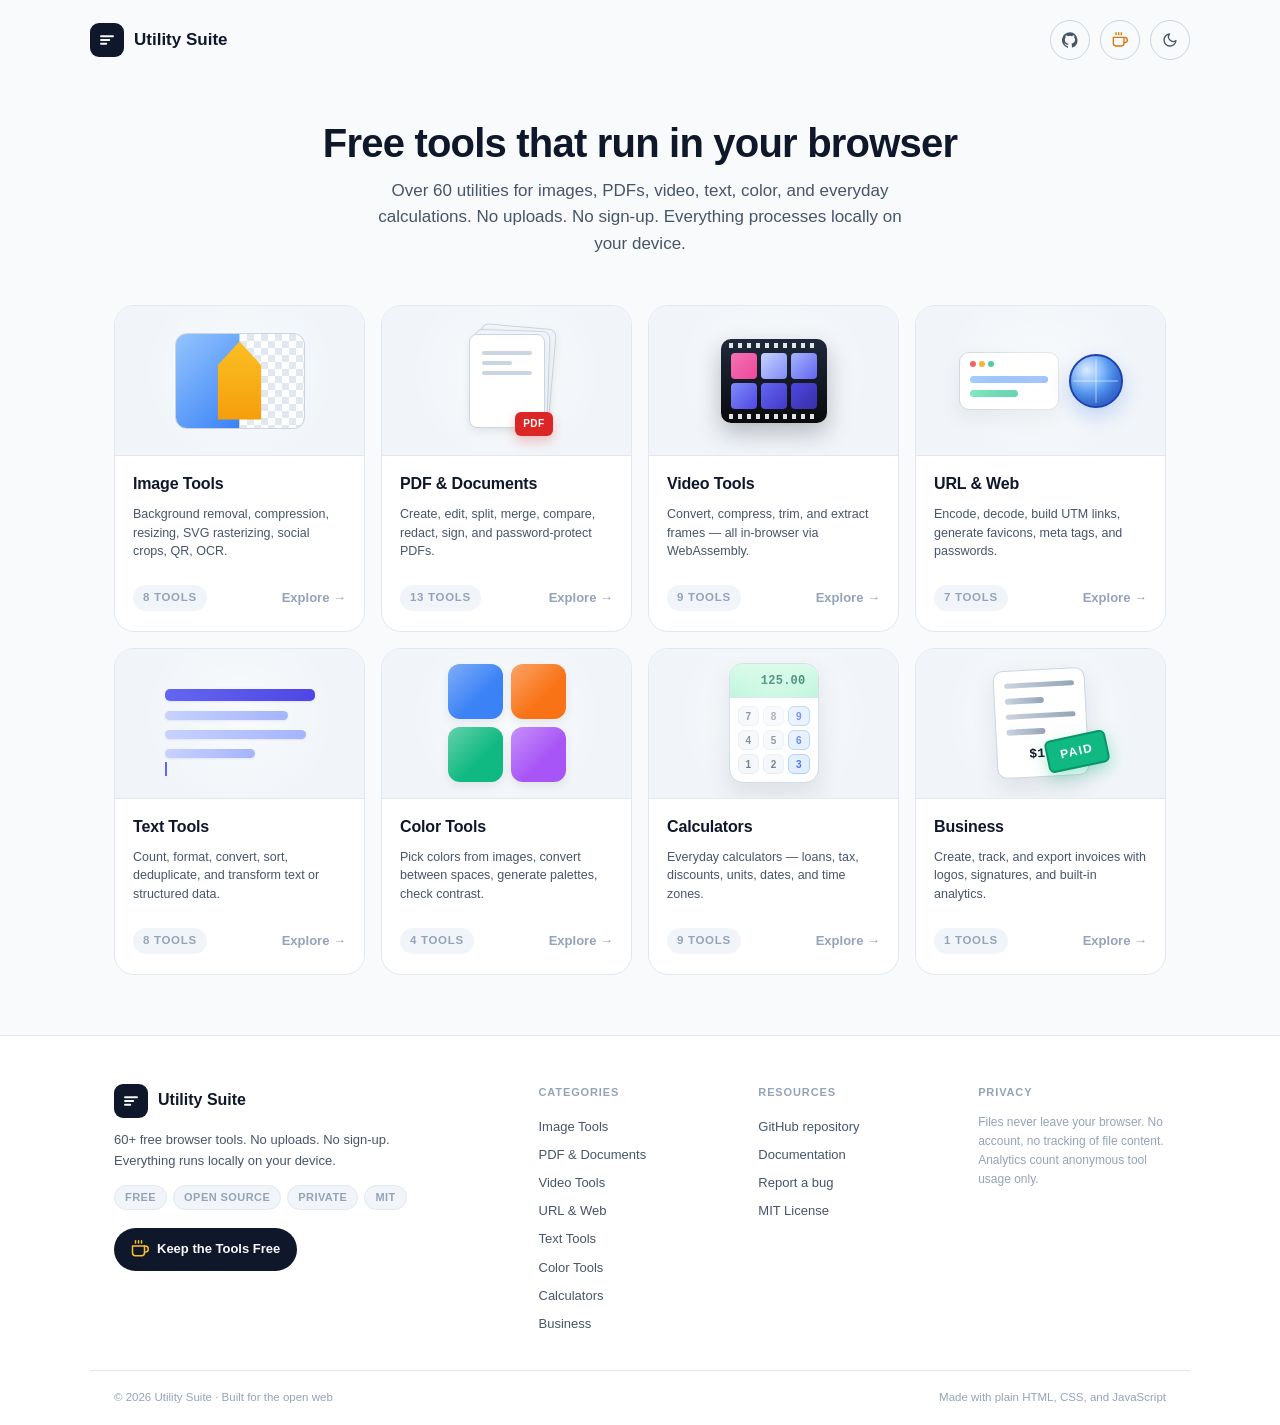
<file: index.html>
<!DOCTYPE html>
<html lang="en" data-theme="light">
<head>
<meta charset="UTF-8" />
<meta name="viewport" content="width=device-width, initial-scale=1.0" />
<meta name="description" content="Free browser tools — images, PDFs, video, text, colors, and calculators. No uploads, no sign-up, no tracking." />
<meta name="theme-color" content="#0f172a" />
<title>Utility Suite — Free Browser Tools</title>
<link rel="icon" href="data:image/svg+xml,<svg xmlns='http://www.w3.org/2000/svg' viewBox='0 0 100 100'><rect width='100' height='100' rx='22' fill='%230f172a'/><g transform='translate(20,20) scale(2.5)' fill='none' stroke='white' stroke-width='2.5' stroke-linecap='round'><path d='M4 7h16M4 12h11M4 17h7'/></g></svg>" />
<link rel="stylesheet" href="assets/css/style.css" />
<script data-goatcounter="https://amisc.goatcounter.com/count"
        async src="//gc.zgo.at/count.js"></script>
</head>
<body>
<a class="skip" href="#main">Skip to content</a>
<div id="toasts" aria-live="polite"></div>

<header class="container site-header">
  <a href="#/" class="logo" aria-label="Utility Suite home">
    <span class="logo-mark" aria-hidden="true">
      <svg width="18" height="18" viewBox="0 0 24 24" fill="none" stroke="currentColor" stroke-width="2.5" stroke-linecap="round"><path d="M4 7h16M4 12h11M4 17h7"></path></svg>
    </span>
    <span>Utility Suite</span>
  </a>
    <div class="header-actions">
    <a href="https://github.com/islo-uis/Utilsuite" target="_blank" rel="noopener" class="btn btn-outline btn-icon" aria-label="GitHub repository">
      <svg width="16" height="16" viewBox="0 0 24 24" fill="currentColor" aria-hidden="true"><path d="M12 .3a12 12 0 0 0-3.8 23.4c.6.1.8-.3.8-.6v-2.2c-3.3.7-4-1.6-4-1.6-.5-1.4-1.3-1.8-1.3-1.8-1.1-.7.1-.7.1-.7 1.2.1 1.8 1.2 1.8 1.2 1 1.8 2.8 1.3 3.5 1 .1-.8.4-1.3.7-1.6-2.7-.3-5.5-1.3-5.5-6 0-1.3.5-2.4 1.2-3.2-.1-.3-.5-1.5.1-3.2 0 0 1-.3 3.3 1.2a11.5 11.5 0 0 1 6 0c2.3-1.5 3.3-1.2 3.3-1.2.6 1.7.2 2.9.1 3.2.7.8 1.2 1.9 1.2 3.2 0 4.7-2.8 5.7-5.5 6 .4.4.8 1.1.8 2.2v3.2c0 .3.2.7.8.6A12 12 0 0 0 12 .3"/></svg>
    </a>
    <a href="https://buymeacoffee.com/islo_uis" target="_blank" rel="noopener" class="btn btn-outline btn-icon bmc-icon-btn" aria-label="Buy me a coffee">
      <svg width="16" height="16" viewBox="0 0 24 24" fill="none" stroke="currentColor" stroke-width="2" stroke-linecap="round" stroke-linejoin="round" aria-hidden="true">
        <path d="M18 8h1a4 4 0 0 1 0 8h-1"/>
        <path d="M2 8h16v9a4 4 0 0 1-4 4H6a4 4 0 0 1-4-4V8z"/>
        <line x1="6" y1="1" x2="6" y2="4"/>
        <line x1="10" y1="1" x2="10" y2="4"/>
        <line x1="14" y1="1" x2="14" y2="4"/>
      </svg>
    </a>
    <button id="themeBtn" class="btn btn-outline btn-icon" aria-label="Toggle theme">
      <svg width="16" height="16" viewBox="0 0 24 24" fill="none" stroke="currentColor" stroke-width="2" stroke-linecap="round" stroke-linejoin="round"><path d="M21 12.79A9 9 0 1 1 11.21 3 7 7 0 0 0 21 12.79z"/></svg>
    </button>
  </div>
</header>

<main id="main" class="container"></main>

<footer class="site-footer">
  <div class="container footer-inner">
        <div class="footer-brand">
      <div class="logo">
        <span class="logo-mark" aria-hidden="true">
          <svg width="18" height="18" viewBox="0 0 24 24" fill="none" stroke="currentColor" stroke-width="2.5" stroke-linecap="round"><path d="M4 7h16M4 12h11M4 17h7"></path></svg>
        </span>
        <span>Utility Suite</span>
      </div>
      <p class="footer-tag">60+ free browser tools. No uploads. No sign-up. Everything runs locally on your device.</p>
      <div class="footer-badges">
        <span class="badge-soft">Free</span>
        <span class="badge-soft">Open source</span>
        <span class="badge-soft">Private</span>
        <span class="badge-soft">MIT</span>
      </div>
      <a class="bmc-btn" href="https://buymeacoffee.com/islo_uis" target="_blank" rel="noopener">
        <span class="bmc-icon" aria-hidden="true">
          <svg width="18" height="18" viewBox="0 0 24 24" fill="none" stroke="currentColor" stroke-width="2" stroke-linecap="round" stroke-linejoin="round">
            <path d="M18 8h1a4 4 0 0 1 0 8h-1"/>
            <path d="M2 8h16v9a4 4 0 0 1-4 4H6a4 4 0 0 1-4-4V8z"/>
            <line x1="6" y1="1" x2="6" y2="4"/>
            <line x1="10" y1="1" x2="10" y2="4"/>
            <line x1="14" y1="1" x2="14" y2="4"/>
          </svg>
        </span>
        <span>Keep the Tools Free</span>
      </a>
    </div>

    <div class="footer-cols">
      <div class="footer-col">
        <h4>Categories</h4>
        <a href="#/image">Image Tools</a>
        <a href="#/pdf">PDF &amp; Documents</a>
        <a href="#/video">Video Tools</a>
        <a href="#/url">URL &amp; Web</a>
        <a href="#/text">Text Tools</a>
        <a href="#/color">Color Tools</a>
        <a href="#/calc">Calculators</a>
        <a href="#/business">Business</a>
      </div>
      <div class="footer-col">
        <h4>Resources</h4>
        <a href="https://github.com/islo-uis/Utilsuite" target="_blank" rel="noopener">GitHub repository</a>
        <a href="https://github.com/islo-uis/Utilsuite#readme" target="_blank" rel="noopener">Documentation</a>
        <a href="https://github.com/islo-uis/Utilsuite/issues" target="_blank" rel="noopener">Report a bug</a>
        <a href="https://github.com/islo-uis/Utilsuite/blob/main/LICENSE" target="_blank" rel="noopener">MIT License</a>
      </div>
      <div class="footer-col">
        <h4>Privacy</h4>
        <p class="footer-note">Files never leave your browser. No account, no tracking of file content. Analytics count anonymous tool usage only.</p>
      </div>
    </div>
  </div>

  <div class="container footer-bottom">
    <span>© <span id="footerYear"></span> Utility Suite · Built for the open web</span>
    <span>Made with plain HTML, CSS, and JavaScript</span>
  </div>
</footer>

<script type="module" src="assets/js/app.js"></script>
<script>document.getElementById('footerYear').textContent = new Date().getFullYear();</script>
</body>
</html>
</file>
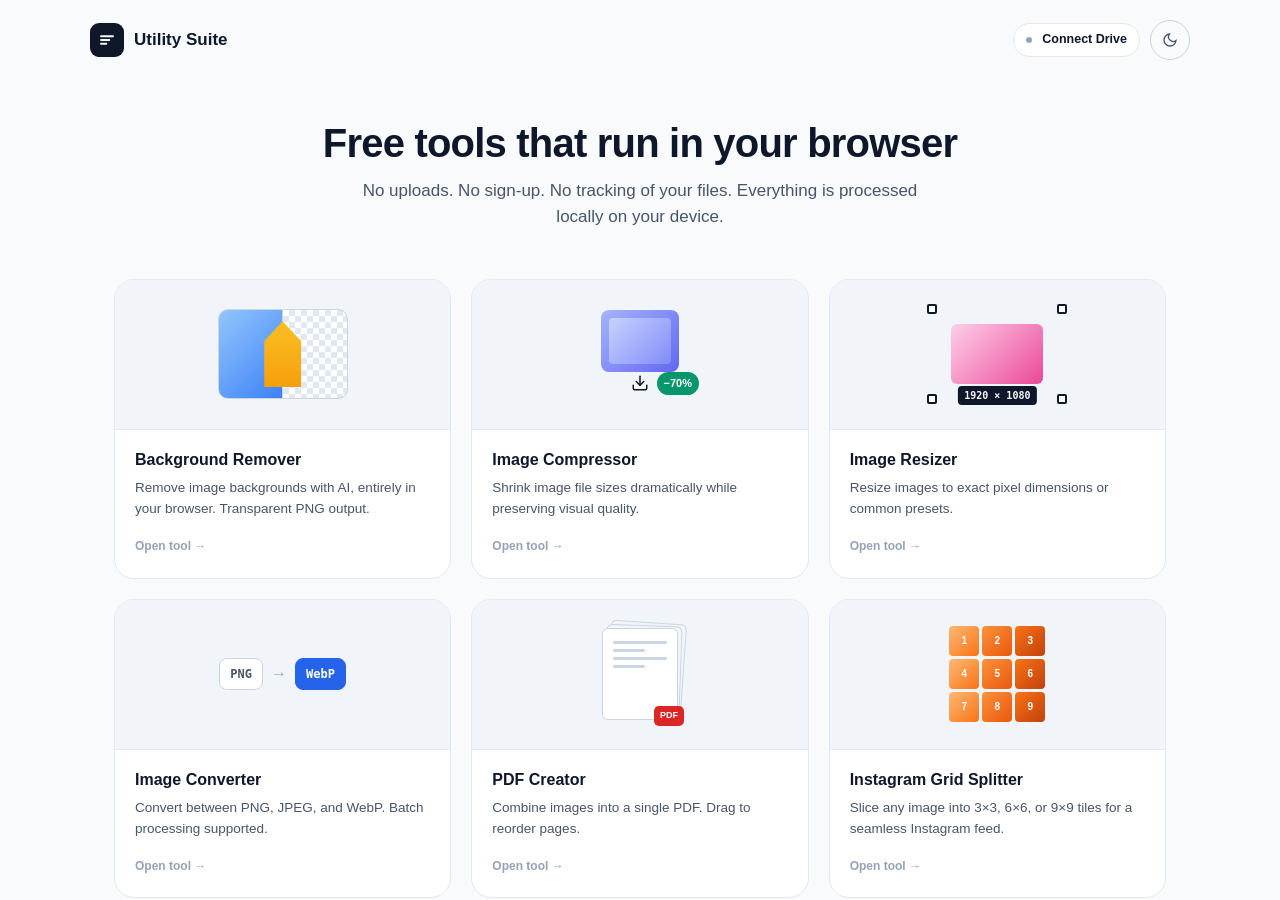
<file: utility-suite/index.html>
<!DOCTYPE html>
<html lang="en" data-theme="light">
<head>
<meta charset="UTF-8" />
<meta name="viewport" content="width=device-width, initial-scale=1.0" />
<meta name="description" content="Free browser-based utility tools — background remover, image converter, compressor, resizer, PDF creator, and Instagram grid splitter." />
<meta name="theme-color" content="#0f172a" />
<title>Utility Suite — Free Browser Tools</title>
<link rel="icon" href="data:image/svg+xml,<svg xmlns='http://www.w3.org/2000/svg' viewBox='0 0 100 100'><rect width='100' height='100' rx='22' fill='%230f172a'/><path d='M30 35h40M30 50h30M30 65h20' stroke='white' stroke-width='8' stroke-linecap='round'/></svg>" />
<link rel="stylesheet" href="assets/css/style.css" />
<script data-goatcounter="https://YOURCODE.goatcounter.com/count" async src="//gc.zgo.at/count.js"></script>
</head>
<body>
<a class="skip" href="#main">Skip to content</a>
<div id="toasts" aria-live="polite"></div>
<header class="container site-header">
  <a href="#/" class="logo" aria-label="Utility Suite home">
    <span class="logo-mark" aria-hidden="true">
      <svg width="18" height="18" viewBox="0 0 24 24" fill="none" stroke="currentColor" stroke-width="2.5" stroke-linecap="round"><path d="M4 7h16M4 12h11M4 17h7"/></svg>
    </span>
    <span>Utility Suite</span>
  </a>
  <div class="header-actions">
    <div id="authPill" class="auth-pill" title="Google Drive not connected">
      <span class="dot"></span>
      <span id="authLabel">Connect Drive</span>
    </div>
    <button id="themeBtn" class="btn btn-outline btn-icon" aria-label="Toggle theme">
      <svg width="16" height="16" viewBox="0 0 24 24" fill="none" stroke="currentColor" stroke-width="2"><path d="M21 12.79A9 9 0 1 1 11.21 3 7 7 0 0 0 21 12.79z"/></svg>
    </button>
  </div>
</header>
<main id="main" class="container"></main>
<script type="module" src="assets/js/app.js"></script>
</body>
</html>
</file>
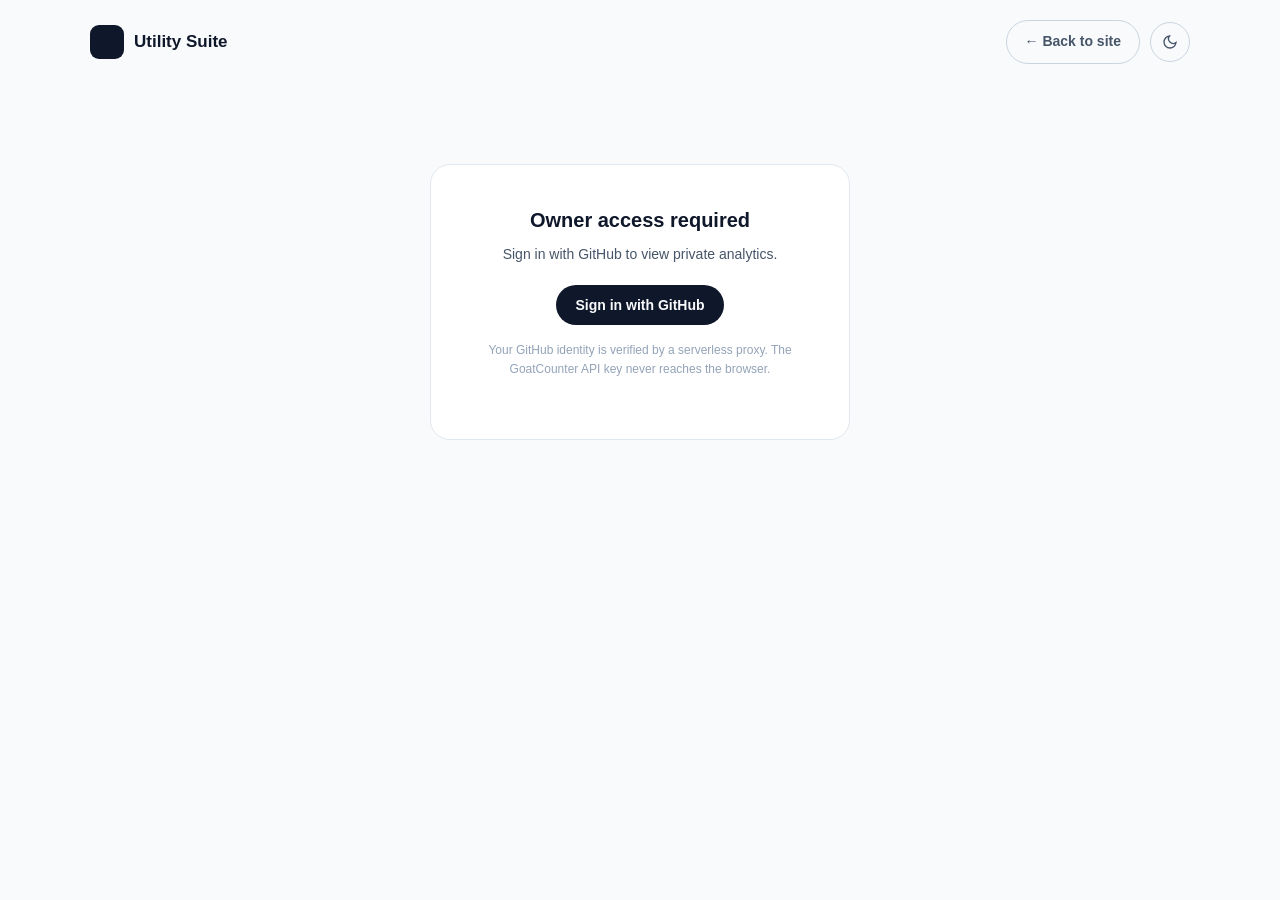
<file: analytics.html>
<!DOCTYPE html>
<html lang="en" data-theme="light">
<head>
<meta charset="UTF-8" />
<meta name="viewport" content="width=device-width, initial-scale=1.0" />
<meta name="robots" content="noindex, nofollow" />
<title>Analytics — Utility Suite</title>
<link rel="icon" href="data:image/svg+xml,<svg xmlns='http://www.w3.org/2000/svg' viewBox='0 0 100 100'><rect width='100' height='100' rx='22' fill='%230f172a'/></svg>" />
<link rel="stylesheet" href="assets/css/style.css" />
</head>
<body>
<header class="container site-header">
  <a href="index.html" class="logo"><span class="logo-mark"></span><span>Utility Suite</span></a>
  <div class="header-actions">
    <a href="index.html" class="btn btn-outline">← Back to site</a>
    <button id="themeBtn" class="btn btn-outline btn-icon" aria-label="Toggle theme">
      <svg width="16" height="16" viewBox="0 0 24 24" fill="none" stroke="currentColor" stroke-width="2"><path d="M21 12.79A9 9 0 1 1 11.21 3 7 7 0 0 0 21 12.79z"/></svg>
    </button>
  </div>
</header>
<main class="container">
  <div id="gate" class="auth-gate">
    <h2>Owner access required</h2>
    <p>Sign in with GitHub to view private analytics.</p>
    <button id="signIn" class="btn btn-primary">Sign in with GitHub</button>
    <p style="margin-top:16px;font-size:12px;color:var(--text-3)">Your GitHub identity is verified by a serverless proxy. The GoatCounter API key never reaches the browser.</p>
  </div>
  <div id="dash" class="hidden">
    <div class="dash-header">
      <div class="dash-title">Analytics Overview</div>
      <div class="filter-bar">
        <button class="filter-chip" data-range="1">Today</button>
        <button class="filter-chip active" data-range="7">Last 7 days</button>
        <button class="filter-chip" data-range="30">Last 30 days</button>
        <button class="filter-chip" data-range="90">Last 90 days</button>
      </div>
    </div>
    <div id="stats" class="stat-grid"></div>
    <div class="section-title">Traffic trend</div>
    <div class="card-panel"><div id="spark" class="spark"></div></div>
    <div class="section-title">Top pages</div>
    <div class="card-panel"><table class="data-table" id="pages"><thead><tr><th>Page</th><th class="num">Views</th></tr></thead><tbody></tbody></table></div>
    <div class="section-title">Tool usage</div>
    <div class="card-panel"><table class="data-table" id="tools"><thead><tr><th>Tool</th><th class="num">Opens</th><th class="num">Starts</th><th class="num">Completions</th><th class="num">Downloads</th></tr></thead><tbody></tbody></table></div>
    <div class="section-title">Referrers</div>
    <div class="card-panel"><table class="data-table" id="refs"><thead><tr><th>Source</th><th class="num">Visits</th></tr></thead><tbody></tbody></table></div>
  </div>
</main>
<div id="toasts"></div>
<script type="module">
const PROXY_URL = 'https://your-worker.workers.dev';
const TOKEN_KEY = 'gsuite_dash_token';

(function theme() {
  const saved = localStorage.getItem('theme');
  const prefersDark = matchMedia('(prefers-color-scheme: dark)').matches;
  document.documentElement.dataset.theme = saved || (prefersDark ? 'dark' : 'light');
  document.getElementById('themeBtn').addEventListener('click', () => {
    const next = document.documentElement.dataset.theme === 'dark' ? 'light' : 'dark';
    document.documentElement.dataset.theme = next;
    localStorage.setItem('theme', next);
  });
})();

function signIn() {
  location.href = PROXY_URL + '/auth?return=' + encodeURIComponent(location.href.split('#')[0]);
}
function getTokenFromUrl() {
  const p = new URLSearchParams(location.search);
  const t = p.get('token');
  if (t) { sessionStorage.setItem(TOKEN_KEY, t); history.replaceState({}, '', location.pathname); return t; }
  return sessionStorage.getItem(TOKEN_KEY);
}
async function fetchStats(range) {
  const token = sessionStorage.getItem(TOKEN_KEY);
  const res = await fetch(PROXY_URL + '/stats?range=' + range, { headers: { Authorization: 'Bearer ' + token } });
  if (res.status === 401 || res.status === 403) throw new Error('unauthorized');
  if (!res.ok) throw new Error('failed');
  return res.json();
}
const state = { range: 7 };
function escape(s) { return String(s).replace(/[&<>"']/g, (c) => ({ '&':'&amp;','<':'&lt;','>':'&gt;','"':'&quot;',"'":'&#39;' }[c])); }
function toast(msg, type) {
  const el = document.createElement('div');
  el.className = 'toast' + (type === 'error' ? ' err' : '');
  el.textContent = msg;
  document.getElementById('toasts').appendChild(el);
  setTimeout(() => el.remove(), 3500);
}
function statCard(label, value) {
  return '<div class="stat"><div class="lbl">' + label + '</div><div class="val">' + (value || 0) + '</div></div>';
}
function fillTable(id, rows, keys) {
  const tbody = document.querySelector('#' + id + ' tbody');
  if (!rows || !rows.length) { tbody.innerHTML = '<tr><td colspan="2" style="text-align:center;color:var(--text-3);padding:24px">No data</td></tr>'; return; }
  tbody.innerHTML = rows.map((r) => '<tr><td>' + escape(r[keys[0]] || '—') + '</td><td class="num">' + (r[keys[1]] || 0) + '</td></tr>').join('');
}
async function load() {
  try {
    const data = await fetchStats(state.range);
    const s = data.summary || {};
    document.getElementById('stats').innerHTML = statCard('Visitors', s.visitors) + statCard('Page views', s.pageviews) + statCard('Tool starts', s.tool_starts) + statCard('Downloads', s.downloads);
    const series = data.timeseries || [];
    const max = Math.max(1, ...series.map((p) => p.value));
    document.getElementById('spark').innerHTML = series.length ? series.map((p) => '<div class="bar" style="height:' + (p.value / max) * 100 + '%" title="' + p.date + ': ' + p.value + '"></div>').join('') : '<div style="color:var(--text-3);font-size:13px">No traffic yet</div>';
    fillTable('pages', data.pages, ['path', 'count']);
    fillTable('refs', data.referrers, ['name', 'count']);
    const toolsTbody = document.querySelector('#tools tbody');
    if (!data.tools || !data.tools.length) { toolsTbody.innerHTML = '<tr><td colspan="5" style="text-align:center;color:var(--text-3);padding:24px">No tool usage</td></tr>'; }
    else { toolsTbody.innerHTML = data.tools.map((t) => '<tr><td>' + escape(t.name) + '</td><td class="num">' + (t.opens || 0) + '</td><td class="num">' + (t.starts || 0) + '</td><td class="num">' + (t.completions || 0) + '</td><td class="num">' + (t.downloads || 0) + '</td></tr>').join(''); }
  } catch (err) {
    if (String(err.message).includes('unauthorized')) {
      sessionStorage.removeItem(TOKEN_KEY);
      document.getElementById('gate').classList.remove('hidden');
      document.getElementById('dash').classList.add('hidden');
    } else { toast('Could not load analytics', 'error'); }
  }
}
document.querySelectorAll('.filter-chip').forEach((chip) => {
  chip.addEventListener('click', () => {
    document.querySelectorAll('.filter-chip').forEach((c) => c.classList.remove('active'));
    chip.classList.add('active');
    state.range = +chip.dataset.range;
    load();
  });
});
document.getElementById('signIn').addEventListener('click', signIn);
(async () => {
  if (getTokenFromUrl()) {
    document.getElementById('gate').classList.add('hidden');
    document.getElementById('dash').classList.remove('hidden');
    await load();
  }
})();
</script>
</body>
</html>
</file>
<file: assets/css/style.css>
:root {
  --bg: #f8fafc;
  --surface: #ffffff;
  --surface-2: #f1f5f9;
  --border: #e2e8f0;
  --border-strong: #cbd5e1;
  --text: #0f172a;
  --text-2: #475569;
  --text-3: #94a3b8;
  --brand: #2563eb;
  --brand-soft: #dbeafe;
  --success: #059669;
  --danger: #dc2626;
  --radius: 14px;
  --radius-sm: 10px;
  --radius-lg: 20px;
  --shadow-sm: 0 1px 2px rgba(15, 23, 42, 0.04);
  --shadow: 0 4px 16px -4px rgba(15, 23, 42, 0.08);
  --shadow-lg: 0 20px 40px -20px rgba(15, 23, 42, 0.15);
  --font: -apple-system, BlinkMacSystemFont, "Segoe UI", Inter, Roboto, sans-serif;
  --mono: ui-monospace, "SF Mono", Menlo, Consolas, monospace;
  --ease: cubic-bezier(0.16, 1, 0.3, 1);
}

[data-theme="dark"] {
  --bg: #0a0a0b;
  --surface: #141416;
  --surface-2: #1c1c1f;
  --border: #27272a;
  --border-strong: #3f3f46;
  --text: #f4f4f5;
  --text-2: #a1a1aa;
  --text-3: #71717a;
  --brand: #60a5fa;
  --brand-soft: #1e3a8a33;
}

* { box-sizing: border-box; margin: 0; padding: 0; }
html { scroll-behavior: smooth; -webkit-text-size-adjust: 100%; }
body {
  font-family: var(--font);
  background: var(--bg);
  color: var(--text);
  line-height: 1.55;
  font-size: 15px;
  min-height: 100vh;
  -webkit-font-smoothing: antialiased;
  transition: background 0.3s var(--ease), color 0.3s var(--ease);
}
a { color: var(--brand); text-decoration: none; }
a:hover { text-decoration: underline; }
button { font-family: inherit; cursor: pointer; }

.container { width: 100%; max-width: 1100px; margin: 0 auto; padding: 0 24px; }

header.site-header {
  display: flex; align-items: center; justify-content: space-between;
  padding: 20px 0; gap: 16px;
}
.logo { display: flex; align-items: center; gap: 10px; font-weight: 700; font-size: 17px; color: var(--text); }
.logo-mark {
  width: 34px; height: 34px; border-radius: 9px;
  background: var(--text); color: var(--bg);
  display: grid; place-items: center;
  transition: transform 0.2s var(--ease);
}
.logo:hover .logo-mark { transform: rotate(-6deg) scale(1.05); }
.header-actions { display: flex; align-items: center; gap: 10px; }
main { padding-bottom: 80px; }

.btn {
  display: inline-flex; align-items: center; justify-content: center; gap: 7px;
  padding: 10px 18px; border-radius: 999px;
  border: 1.5px solid transparent;
  font-weight: 600; font-size: 14px;
  transition: transform 0.15s var(--ease), box-shadow 0.15s var(--ease),
              background 0.15s, border-color 0.15s, color 0.15s;
  background: var(--surface); color: var(--text); min-height: 40px;
}
.btn:hover:not(:disabled) { transform: translateY(-1px); }
.btn:disabled { opacity: 0.45; cursor: not-allowed; }
.btn:focus-visible { outline: 2px solid var(--brand); outline-offset: 2px; }
.btn-primary { background: var(--text); color: var(--bg); }
.btn-outline { background: transparent; border-color: var(--border-strong); color: var(--text-2); }
.btn-outline:hover:not(:disabled) { background: var(--surface-2); color: var(--text); }
.btn-icon { padding: 8px; width: 40px; min-height: 40px; }

.hero { text-align: center; padding: 40px 0 48px; }
.hero h1 { font-size: clamp(28px, 4vw, 40px); font-weight: 800; letter-spacing: -0.02em; line-height: 1.15; }
.hero p {
  color: var(--text-2); margin-top: 12px;
  font-size: clamp(15px, 1.6vw, 17px);
  max-width: 560px; margin-left: auto; margin-right: auto;
}

.tool-page { animation: fadeUp 0.35s var(--ease); }
@keyframes fadeUp { from { opacity: 0; transform: translateY(8px); } to { opacity: 1; transform: none; } }

.back-link {
  display: inline-flex; align-items: center; gap: 6px;
  font-size: 13px; font-weight: 600; color: var(--text-2);
  margin-bottom: 18px;
}
.tool-header { text-align: center; margin-bottom: 32px; }
.tool-header h2 { font-size: clamp(24px, 3vw, 32px); font-weight: 800; }
.tool-header p {
  color: var(--text-2); margin-top: 8px;
  max-width: 520px; margin-left: auto; margin-right: auto;
}

.panel {
  background: var(--surface); border: 1px solid var(--border);
  border-radius: var(--radius-lg); padding: 28px;
  box-shadow: var(--shadow-sm);
}

.drop-zone {
  border: 2px dashed var(--border-strong); border-radius: var(--radius);
  padding: 48px 20px; text-align: center; background: var(--surface-2);
  transition: border-color 0.2s, background 0.2s;
  cursor: pointer; display: flex; flex-direction: column; align-items: center; gap: 8px;
}
.drop-zone:hover, .drop-zone.drag { border-color: var(--brand); background: var(--brand-soft); }
.drop-zone svg { color: var(--text-3); }
.drop-zone .dz-title { font-weight: 600; font-size: 15px; }
.drop-zone .dz-hint { font-size: 12.5px; color: var(--text-3); }

.field-group {
  display: flex; flex-wrap: wrap; gap: 16px; align-items: flex-end;
  margin-top: 20px; padding: 16px;
  background: var(--surface-2); border-radius: var(--radius);
}
.field { flex: 1; min-width: 140px; }
.field label {
  display: block; font-size: 11px; font-weight: 700;
  text-transform: uppercase; letter-spacing: 0.06em;
  color: var(--text-3); margin-bottom: 6px;
}

input[type="text"], input[type="url"], input[type="number"], select {
  width: 100%; padding: 10px 12px; border-radius: var(--radius-sm);
  border: 1px solid var(--border-strong); background: var(--surface);
  color: var(--text); font-size: 14px; font-family: inherit; outline: none;
}
input:focus, select:focus { border-color: var(--brand); box-shadow: 0 0 0 3px var(--brand-soft); }
input[type="range"] { width: 100%; accent-color: var(--text); }

.progress { height: 6px; background: var(--border); border-radius: 999px; overflow: hidden; }
.progress > div { height: 100%; width: 0; background: var(--text); border-radius: 999px; transition: width 0.3s var(--ease); }
.status-row { display: flex; justify-content: space-between; align-items: center; margin-bottom: 8px; }
.status-row .label { font-weight: 600; font-size: 13.5px; }
.status-row .pct { font-family: var(--mono); font-size: 12px; font-weight: 700; color: var(--text-3); }

.thumb-grid { display: grid; grid-template-columns: repeat(auto-fill, minmax(110px, 1fr)); gap: 10px; margin-top: 20px; }
.thumb {
  position: relative; aspect-ratio: 1; border-radius: var(--radius-sm);
  border: 1px solid var(--border); overflow: hidden;
  background: var(--surface-2); display: grid; place-items: center;
}
.thumb img { max-width: 100%; max-height: 100%; object-fit: contain; }
.thumb .rm {
  position: absolute; top: 5px; right: 5px;
  width: 22px; height: 22px; border-radius: 50%;
  background: rgba(0, 0, 0, 0.55); color: white; border: none;
  display: grid; place-items: center; opacity: 0;
}
.thumb:hover .rm { opacity: 1; }
.thumb .done {
  position: absolute; bottom: 0; left: 0; right: 0;
  background: var(--text); color: var(--bg);
  text-align: center; font-size: 9px; font-weight: 800;
  letter-spacing: 0.06em; padding: 3px; text-transform: uppercase;
}

.checker {
  background-image:
    linear-gradient(45deg, var(--border) 25%, transparent 25%),
    linear-gradient(-45deg, var(--border) 25%, transparent 25%),
    linear-gradient(45deg, transparent 75%, var(--border) 75%),
    linear-gradient(-45deg, transparent 75%, var(--border) 75%);
  background-size: 14px 14px;
  background-position: 0 0, 0 7px, 7px -7px, -7px 0;
  background-color: var(--surface);
}

.split-grid {
  display: grid; gap: 3px; background: var(--border);
  border-radius: var(--radius); overflow: hidden;
  margin: 20px auto; max-width: 520px; aspect-ratio: 1;
}
.split-grid img { width: 100%; height: 100%; object-fit: cover; display: block; }

.compare { display: grid; grid-template-columns: 1fr 1fr; gap: 16px; margin-top: 20px; }
.compare > div > .cmp-label {
  font-size: 11px; font-weight: 700; text-transform: uppercase;
  letter-spacing: 0.06em; color: var(--text-3); margin-bottom: 6px;
}
.compare .cmp-box {
  border: 1px solid var(--border); border-radius: var(--radius);
  overflow: hidden; min-height: 220px; display: grid;
  place-items: center; background: var(--surface-2);
}
.compare .cmp-box img { max-width: 100%; max-height: 340px; object-fit: contain; display: block; }

@media (max-width: 640px) {
  .compare { grid-template-columns: 1fr; }
  .container { padding: 0 16px; }
  .panel { padding: 20px; }
}

.actions {
  display: flex; gap: 10px; justify-content: flex-end; flex-wrap: wrap;
  margin-top: 24px; padding-top: 20px; border-top: 1px solid var(--border);
}
.empty-state { text-align: center; padding: 40px 20px; color: var(--text-3); font-size: 14px; }
.hidden { display: none !important; }

#toasts {
  position: fixed; bottom: 20px; right: 20px; z-index: 100;
  display: flex; flex-direction: column; gap: 8px;
}
.toast {
  padding: 11px 16px; border-radius: 12px;
  background: var(--text); color: var(--bg);
  font-size: 13.5px; font-weight: 600;
  box-shadow: var(--shadow-lg); max-width: 320px;
}
.toast.err { background: var(--danger); color: white; }
.toast.ok { background: var(--success); color: white; }

.dash-header {
  padding: 24px 0; border-bottom: 1px solid var(--border);
  margin-bottom: 28px; display: flex; justify-content: space-between;
  align-items: center; flex-wrap: wrap; gap: 12px;
}
.dash-title { font-size: 22px; font-weight: 800; }
.filter-bar { display: flex; gap: 8px; flex-wrap: wrap; }
.filter-chip {
  padding: 7px 14px; border-radius: 999px;
  border: 1.5px solid var(--border-strong);
  background: transparent; color: var(--text-2);
  font-size: 12.5px; font-weight: 600;
}
.filter-chip.active { background: var(--text); color: var(--bg); border-color: var(--text); }

.stat-grid { display: grid; grid-template-columns: repeat(auto-fit, minmax(180px, 1fr)); gap: 14px; margin-bottom: 24px; }
.stat { background: var(--surface); border: 1px solid var(--border); border-radius: var(--radius); padding: 18px; }
.stat .lbl {
  font-size: 11px; font-weight: 700; text-transform: uppercase;
  letter-spacing: 0.06em; color: var(--text-3);
}
.stat .val { font-size: 26px; font-weight: 800; margin-top: 4px; font-variant-numeric: tabular-nums; }

.data-table { width: 100%; border-collapse: collapse; font-size: 13.5px; }
.data-table th {
  text-align: left; padding: 10px 12px;
  font-size: 11px; font-weight: 700; text-transform: uppercase;
  color: var(--text-3); border-bottom: 1px solid var(--border);
}
.data-table td { padding: 11px 12px; border-bottom: 1px solid var(--border); }
.data-table .num { font-variant-numeric: tabular-nums; font-weight: 600; }

.section-title {
  font-size: 14px; font-weight: 700; text-transform: uppercase;
  color: var(--text-3); margin: 28px 0 12px;
}
.card-panel {
  background: var(--surface); border: 1px solid var(--border);
  border-radius: var(--radius); padding: 20px; overflow-x: auto;
}
.spark { height: 60px; display: flex; align-items: flex-end; gap: 2px; }
.spark .bar { flex: 1; background: var(--brand); border-radius: 2px 2px 0 0; min-height: 2px; }

.auth-gate {
  max-width: 420px; margin: 80px auto; text-align: center;
  padding: 40px 28px; background: var(--surface);
  border: 1px solid var(--border); border-radius: var(--radius-lg);
}
.auth-gate h2 { font-size: 20px; margin-bottom: 8px; }
.auth-gate p { color: var(--text-2); font-size: 14px; margin-bottom: 20px; }

.skip {
  position: absolute; left: -9999px; top: 8px;
  padding: 8px 14px; background: var(--text); color: var(--bg);
  border-radius: 6px; z-index: 999;
}
.skip:focus { left: 8px; }

/* ============================================================
   Category dashboard
   ============================================================ */
.category-grid {
  display: grid;
  grid-template-columns: repeat(auto-fit, minmax(300px, 1fr));
  gap: 24px;
}

.category-card {
  display: flex;
  flex-direction: column;
  background: var(--surface);
  border: 1px solid var(--border);
  border-radius: var(--radius-lg);
  overflow: hidden;
  text-decoration: none;
  color: var(--text);
  transition: transform 0.25s var(--ease), box-shadow 0.25s var(--ease), border-color 0.25s;
}
.category-card:hover {
  transform: translateY(-3px);
  box-shadow: var(--shadow-lg);
  border-color: var(--border-strong);
  text-decoration: none;
}

.category-body {
  padding: 22px 24px 26px;
  display: flex;
  flex-direction: column;
  gap: 8px;
  flex: 1;
}
.category-body h3 { font-size: 19px; font-weight: 700; letter-spacing: -0.01em; }
.category-body p { font-size: 14px; color: var(--text-2); line-height: 1.55; }
.category-meta {
  margin-top: auto;
  padding-top: 16px;
  display: flex;
  justify-content: space-between;
  align-items: center;
}
.tool-count {
  font-size: 11.5px;
  font-weight: 700;
  text-transform: uppercase;
  letter-spacing: 0.06em;
  color: var(--text-3);
  background: var(--surface-2);
  padding: 4px 10px;
  border-radius: 999px;
}
.cat-arrow { font-size: 13px; font-weight: 600; color: var(--text-3); }
.category-card:hover .cat-arrow { color: var(--brand); }

/* The stage that holds every visual — identical for all 6 cards */
.category-visual {
  height: 190px;
  background: var(--surface-2);
  border-bottom: 1px solid var(--border);
  display: grid;
  place-items: center;
  position: relative;
  overflow: hidden;
}
.category-visual::before {
  content: '';
  position: absolute;
  inset: 0;
  background: radial-gradient(circle at 50% 45%, rgba(255, 255, 255, 0.55), transparent 65%);
  pointer-events: none;
}
[data-theme="dark"] .category-visual::before {
  background: radial-gradient(circle at 50% 45%, rgba(255, 255, 255, 0.05), transparent 65%);
}

/* ============================================================
   1. IMAGE — subject on split background (checkerboard)
   ============================================================ */
.cat-image {
  width: 150px;
  height: 110px;
  position: relative;
}
.cat-image .cv-half {
  position: absolute;
  top: 0;
  width: 50%;
  height: 100%;
  border: 1.5px solid var(--border-strong);
}
.cat-image .cv-half.left {
  left: 0;
  border-radius: 12px 0 0 12px;
  background: linear-gradient(135deg, #93c5fd, #3b82f6);
}
.cat-image .cv-half.right {
  right: 0;
  border-left: none;
  border-radius: 0 12px 12px 0;
  background-image:
    linear-gradient(45deg, var(--border) 25%, transparent 25%),
    linear-gradient(-45deg, var(--border) 25%, transparent 25%),
    linear-gradient(45deg, transparent 75%, var(--border) 75%),
    linear-gradient(-45deg, transparent 75%, var(--border) 75%);
  background-size: 14px 14px;
  background-position: 0 0, 0 7px, 7px -7px, -7px 0;
  background-color: var(--surface);
}
.cat-image .cv-subject {
  position: absolute;
  left: 50%;
  top: 50%;
  transform: translate(-50%, -50%);
  width: 54px;
  height: 78px;
  background: linear-gradient(180deg, #fbbf24, #f59e0b);
  clip-path: polygon(50% 0, 90% 30%, 90% 100%, 10% 100%, 10% 30%);
  filter: drop-shadow(0 6px 12px rgba(245, 158, 11, 0.25));
}

/* ============================================================
   2. PDF — page stack
   ============================================================ */
.cat-pdf {
  width: 90px;
  height: 110px;
  position: relative;
}
.cat-pdf .pdf-page {
  position: absolute;
  inset: 0;
  background: var(--surface);
  border: 1.5px solid var(--border-strong);
  border-radius: 8px;
  box-shadow: 0 4px 10px rgba(15, 23, 42, 0.06);
}
.cat-pdf .pdf-page.back  { transform: translate(8px, -8px) rotate(5deg); background: var(--surface-2); }
.cat-pdf .pdf-page.mid   { transform: translate(4px, -4px) rotate(2deg); background: var(--surface-2); }
.cat-pdf .pdf-page.front { padding: 16px 12px; display: flex; flex-direction: column; gap: 6px; }
.cat-pdf .pdf-line       { height: 4px; background: var(--border-strong); border-radius: 2px; }
.cat-pdf .pdf-line.short { width: 60%; }
.cat-pdf .pdf-badge {
  position: absolute;
  bottom: -8px;
  right: -8px;
  background: var(--danger);
  color: #fff;
  font-size: 10px;
  font-weight: 800;
  padding: 4px 8px;
  border-radius: 6px;
  letter-spacing: 0.04em;
  box-shadow: 0 6px 12px rgba(220, 38, 38, 0.25);
}

/* ============================================================
   3. VIDEO — film strip
   ============================================================ */
..cat-video {
  width: 148px;
  height: 92px;
  display: grid;
  place-items: center;
}
.cat-video .film-strip {
  display: grid;
  grid-template-columns: repeat(3, 26px);
  grid-template-rows: repeat(2, 26px);
  gap: 4px;
  padding: 14px 10px;
  background: linear-gradient(180deg, #1e293b, #0a0a0b);
  border-radius: 10px;
  position: relative;
  box-shadow: 0 10px 24px rgba(15, 23, 42, 0.28);
  box-sizing: content-box;
}
.cat-video .film-strip::before,
.cat-video .film-strip::after {
  content: '';
  position: absolute;
  left: 8px;
  right: 8px;
  height: 5px;
  background-image: linear-gradient(to right, #f8fafc 50%, transparent 50%);
  background-size: 9px 100%;
  opacity: 0.9;
}
.cat-video .film-strip::before { top: 4px; }
.cat-video .film-strip::after  { bottom: 4px; }
.cat-video .film-frame {
  width: 26px;
  height: 26px;
  border-radius: 4px;
  background: linear-gradient(135deg, #818cf8, #6366f1);
}
.cat-video .film-frame:nth-child(1) { background: linear-gradient(135deg, #f472b6, #ec4899); }
.cat-video .film-frame:nth-child(2) { background: linear-gradient(135deg, #c7d2fe, #818cf8); }
.cat-video .film-frame:nth-child(3) { background: linear-gradient(135deg, #a5b4fc, #6366f1); }
.cat-video .film-frame:nth-child(4) { background: linear-gradient(135deg, #818cf8, #4f46e5); }
.cat-video .film-frame:nth-child(5) { background: linear-gradient(135deg, #6366f1, #4338ca); }
.cat-video .film-frame:nth-child(6) { background: linear-gradient(135deg, #4f46e5, #3730a3); }

/* ============================================================
   5. TEXT — document lines with blinking cursor
   ============================================================ */
.cat-text {
  width: 170px;
  display: flex;
  flex-direction: column;
  gap: 10px;
  position: relative;
}
.cat-text .text-line {
  height: 9px;
  border-radius: 5px;
  background: linear-gradient(90deg, #c7d2fe, #a5b4fc);
  box-shadow: 0 1px 2px rgba(99, 102, 241, 0.12);
}
.cat-text .text-line.w1 {
  width: 100%;
  height: 13px;
  background: linear-gradient(90deg, #6366f1, #4f46e5);
}
.cat-text .text-line.w2 { width: 82%; }
.cat-text .text-line.w3 { width: 94%; }
.cat-text .text-line.w4 { width: 60%; }
.cat-text .text-cursor {
  position: absolute;
  left: 0;
  bottom: -18px;
  width: 2px;
  height: 16px;
  background: #6366f1;
  animation: catTextBlink 1.1s steps(2, start) infinite;
}
@keyframes catTextBlink {
  50% { opacity: 0; }
}

/* ============================================================
   6. CALC — mini calculator
   ============================================================ */
.cat-calc {
  width: 100px;
  height: 138px;
  display: flex;
  flex-direction: column;
  background: var(--surface);
  border: 1.5px solid var(--border-strong);
  border-radius: 14px;
  overflow: hidden;
  box-shadow: 0 10px 24px rgba(15, 23, 42, 0.12);
}
.cat-calc .calc-screen {
  height: 40px;
  background: linear-gradient(180deg, #d1fae5, #a7f3d0);
  color: #065f46;
  font-family: var(--mono);
  font-size: 14px;
  font-weight: 700;
  display: flex;
  align-items: center;
  justify-content: flex-end;
  padding: 0 12px;
  border-bottom: 1.5px solid var(--border-strong);
  letter-spacing: 0.02em;
}
.cat-calc .calc-keys {
  flex: 1;
  display: grid;
  grid-template-columns: repeat(3, 1fr);
  grid-template-rows: repeat(3, 1fr);
  gap: 4px;
  padding: 8px;
}
.cat-calc .calc-keys span {
  display: grid;
  place-items: center;
  background: var(--surface-2);
  border: 1px solid var(--border);
  border-radius: 6px;
  font-size: 11px;
  font-weight: 700;
  color: var(--text-2);
}
.cat-calc .calc-keys span:nth-child(3n) {
  background: #dbeafe;
  color: #1d4ed8;
  border-color: #93c5fd;
}

/* Mobile tweaks */
@media (max-width: 640px) {
  .cat-url { gap: 12px; }
  .cat-url .url-chain { width: 100px; height: 68px; padding: 10px; }
  .cat-url .url-chain::before { top: 30px; }
  .cat-url .url-chain::after  { top: 46px; right: 36px; }
  .cat-url .url-globe { width: 52px; height: 52px; }
  .cat-text { width: 150px; }
}

/* ============================================================
   Tool tabs
   ============================================================ */
.tool-tabs {
  display: flex;
  flex-wrap: wrap;
  gap: 6px;
  padding: 6px;
  background: var(--surface-2);
  border-radius: var(--radius);
  margin: 0 auto 28px;
  width: fit-content;
  max-width: 100%;
}
.tool-tab {
  padding: 8px 16px;
  border-radius: var(--radius-sm);
  font-size: 13px;
  font-weight: 600;
  color: var(--text-2);
  text-decoration: none;
  white-space: nowrap;
  transition: background 0.15s, color 0.15s;
}
.tool-tab:hover { background: var(--surface); color: var(--text); text-decoration: none; }
.tool-tab.active { background: var(--text); color: var(--bg); }

@media (max-width: 640px) {
  .tool-tabs {
    flex-wrap: nowrap;
    overflow-x: auto;
    width: 100%;
    justify-content: flex-start;
    -webkit-overflow-scrolling: touch;
  }
  .tool-tabs::-webkit-scrollbar { height: 4px; }
  .tool-tabs::-webkit-scrollbar-thumb { background: var(--border-strong); border-radius: 4px; }
}

/* ============================================================
   Additional controls
   ============================================================ */
.checkbox-row {
  display: flex; align-items: center; gap: 8px;
  font-size: 13px; color: var(--text-2);
  padding: 8px 0; cursor: pointer; user-select: none;
}
.checkbox-row input[type="checkbox"] { width: auto; accent-color: var(--text); }

.format-note {
  margin-top: 20px; padding: 14px 16px;
  background: var(--surface-2);
  border-left: 3px solid var(--brand);
  border-radius: var(--radius-sm);
  font-size: 13px; line-height: 1.55; color: var(--text-2);
}
.format-note b { color: var(--text); }

/* Page lists (PDF creator / merge) */
.page-list { list-style: none; margin-top: 20px; display: flex; flex-wrap: wrap; gap: 10px; }
.page-item {
  width: 104px; border-radius: 10px; overflow: hidden;
  border: 1px solid var(--border); background: var(--surface-2);
  position: relative; cursor: grab; padding: 0;
}
.page-item:active { cursor: grabbing; }
.page-item img { width: 100%; height: 84px; object-fit: cover; display: block; }
.page-icon {
  height: 84px; display: grid; place-items: center;
  font-family: var(--mono); font-size: 11px; font-weight: 800;
  color: var(--text-3); letter-spacing: 0.06em;
  background: var(--surface);
}
.page-item.file-row { display: flex; align-items: center; gap: 10px; width: 100%; padding: 10px 12px; }
.page-item.file-row .page-icon {
  width: 40px; height: 40px; border-radius: 8px;
  background: var(--danger); color: white; font-size: 10px;
}
.page-item .page-name {
  font-size: 11px; padding: 6px 8px;
  text-overflow: ellipsis; overflow: hidden; white-space: nowrap;
  color: var(--text-2); flex: 1;
}
.page-item.file-row .page-name { padding: 0; font-size: 12.5px; color: var(--text); }
.page-item .rm {
  position: absolute; top: 4px; right: 4px;
  width: 20px; height: 20px; border-radius: 50%;
  background: rgba(0, 0, 0, 0.6); color: #fff; border: none;
  display: grid; place-items: center;
}
.page-item.file-row .rm {
  position: static; background: transparent; color: var(--text-3);
  width: auto; height: auto;
}

.muted { color: var(--text-3); font-size: 11.5px; }

/* Split results */
.split-results { margin-top: 20px; }
.split-item {
  display: flex; align-items: center; gap: 12px;
  padding: 10px 12px; border-radius: 10px;
  background: var(--surface-2); margin-bottom: 6px;
}
.split-name { flex: 1; font-size: 13px; font-weight: 500; }

.btn-sm { padding: 6px 12px; font-size: 12.5px; min-height: 32px; }

/* Compare */
.dual-drop { display: grid; grid-template-columns: 1fr 1fr; gap: 16px; }
.drop-label {
  display: block; font-size: 12px; font-weight: 700;
  text-transform: uppercase; letter-spacing: 0.06em;
  color: var(--text-3); margin-bottom: 8px;
}
.compare-results { margin-top: 24px; }
.compare-grid { display: flex; flex-direction: column; gap: 16px; }
.compare-row { background: var(--surface-2); border-radius: 12px; padding: 12px; }
.compare-row-header {
  display: flex; justify-content: space-between;
  margin-bottom: 8px; font-size: 12.5px; font-weight: 600;
}
.diff-badge { padding: 2px 8px; border-radius: 999px; font-size: 11px; font-weight: 700; }
.diff-low { background: #dcfce7; color: #166534; }
.diff-mid { background: #fef9c3; color: #854d0e; }
.diff-high { background: #fee2e2; color: #991b1b; }
.compare-row-body { display: grid; grid-template-columns: 1fr 1fr; gap: 12px; }
.cmp-col { text-align: center; }
.cmp-col img { max-width: 100%; border-radius: 6px; box-shadow: var(--shadow-sm); }
.cmp-col .missing { padding: 40px; color: var(--text-3); font-size: 13px; }
.cmp-col .cmp-label {
  font-size: 10px; font-weight: 800; text-transform: uppercase;
  letter-spacing: 0.08em; color: var(--text-3); margin-bottom: 6px;
}

/* Redact / Sign canvas */
.redact-toolbar {
  display: flex; align-items: center; gap: 8px;
  flex-wrap: wrap; margin: 16px 0; padding: 10px;
  background: var(--surface-2); border-radius: 10px;
}
.redact-toolbar .muted { flex: 1; text-align: center; }
.redact-canvas-wrap {
  display: grid; place-items: center;
  background: var(--surface-2); border-radius: 12px;
  padding: 20px; max-height: 70vh; overflow: auto;
}
.redact-canvas-stack { position: relative; }
.redact-canvas-stack canvas {
  display: block; border-radius: 8px;
  box-shadow: var(--shadow); max-width: 100%;
}
.redact-overlay { position: absolute; inset: 0; cursor: crosshair; }
.redact-box {
  position: absolute; background: #000; border: 1.5px solid #fff;
  box-shadow: 0 0 0 1px #000; cursor: move;
}
.redact-box.live { opacity: 0.7; pointer-events: none; }
.crop-hint { text-align: center; color: var(--text-3); font-size: 12.5px; margin-top: 12px; }

/* Signature pad */
.sig-source { margin-bottom: 20px; }
.sig-source canvas {
  width: 100%; max-width: 600px; height: auto;
  background: #fff; border: 1px solid var(--border);
  border-radius: 10px; display: block; cursor: crosshair;
  touch-action: none;
}
.sig-actions { display: flex; gap: 8px; margin-top: 10px; }
.sig-overlay { position: absolute; user-select: none; cursor: move; }

/* Cropper container */
.cropper-wrap {
  max-height: 70vh; overflow: hidden;
  background: var(--surface-2); border-radius: 12px; margin-top: 20px;
}
.cropper-wrap img { max-width: 100%; display: block; }

/* Video preview */
.video-preview video { display: block; }

@media (max-width: 640px) {
  .dual-drop { grid-template-columns: 1fr; }
  .compare-row-body { grid-template-columns: 1fr; }
  .tool-tabs { justify-content: flex-start; }
  .cat-image { width: 130px; height: 96px; }
  .cat-text { width: 150px; height: 105px; }
  .cat-url { width: 200px; height: 105px; }
}

/* ============================================================
   Field rows + textareas (used by text, url, calc tools)
   ============================================================ */
.field-row {
  display: flex;
  flex-direction: column;
  gap: 6px;
  margin-bottom: 14px;
}
.field-row:last-child { margin-bottom: 0; }
.field-row label {
  display: block;
  font-size: 11px;
  font-weight: 700;
  text-transform: uppercase;
  letter-spacing: 0.06em;
  color: var(--text-3);
}

.tool-row {
  display: grid;
  grid-template-columns: repeat(auto-fit, minmax(180px, 1fr));
  gap: 16px;
  margin-bottom: 16px;
}

textarea {
  width: 100%;
  padding: 12px 14px;
  border-radius: var(--radius-sm);
  border: 1px solid var(--border-strong);
  background: var(--surface);
  color: var(--text);
  font-family: var(--mono);
  font-size: 13px;
  line-height: 1.6;
  resize: vertical;
  min-height: 120px;
  outline: none;
  transition: border-color 0.15s, box-shadow 0.15s;
}
textarea:focus {
  border-color: var(--brand);
  box-shadow: 0 0 0 3px var(--brand-soft);
}

input[type="color"] {
  width: 100%;
  height: 40px;
  border: 1px solid var(--border-strong);
  border-radius: var(--radius-sm);
  background: var(--surface);
  cursor: pointer;
  padding: 3px;
}

/* ============================================================
   Result boxes and stat displays
   ============================================================ */
.result-box {
  background: var(--surface-2);
  border-radius: var(--radius);
  padding: 16px;
  font-family: var(--mono);
  font-size: 13px;
  white-space: pre-wrap;
  word-break: break-word;
  max-height: 340px;
  overflow: auto;
  border: 1px solid var(--border);
  color: var(--text);
}

.result-display {
  background: linear-gradient(135deg, var(--text), #334155);
  color: #fff;
  padding: 20px;
  border-radius: var(--radius);
  font-size: 22px;
  font-weight: 800;
  text-align: center;
  font-variant-numeric: tabular-nums;
  margin: 16px 0;
  line-height: 1.3;
}
.result-display > div {
  font-size: 12px;
  font-weight: 500;
  opacity: 0.7;
  margin-bottom: 4px;
}

.stat-list {
  display: grid;
  grid-template-columns: repeat(auto-fit, minmax(140px, 1fr));
  gap: 12px;
  margin-top: 16px;
}
.stat-item {
  background: var(--surface-2);
  padding: 14px 16px;
  border-radius: var(--radius-sm);
  border: 1px solid var(--border);
}
.stat-item .label {
  font-size: 11px;
  font-weight: 700;
  text-transform: uppercase;
  letter-spacing: 0.06em;
  color: var(--text-3);
  margin-bottom: 4px;
}
.stat-item .value {
  font-size: 20px;
  font-weight: 800;
  font-variant-numeric: tabular-nums;
  color: var(--text);
  line-height: 1.2;
}

/* ============================================================
   Hint notes and error states
   ============================================================ */
.hint-note {
  padding: 12px 14px;
  border-radius: var(--radius-sm);
  background: #fef3c7;
  color: #78350f;
  font-size: 13px;
  line-height: 1.55;
  border-left: 3px solid #d97706;
  margin-bottom: 16px;
}
[data-theme="dark"] .hint-note {
  background: rgba(120, 53, 15, 0.25);
  color: #fcd34d;
}

.disabled-tool { padding: 40px 20px; text-align: center; color: var(--text-2); }
.disabled-tool h3 { font-size: 18px; margin-bottom: 8px; }
.disabled-tool p { max-width: 480px; margin: 0 auto 20px; font-size: 14px; line-height: 1.6; }

/* ============================================================
   Misc tool helpers
   ============================================================ */
.sig-source { margin-bottom: 20px; }
.sig-actions { display: flex; gap: 8px; margin-top: 10px; }
.muted { color: var(--text-3); font-size: 11.5px; }

/* ============================================================
   Business category visual
   ============================================================ */
.cat-business {
  width: 170px;
  height: 120px;
  position: relative;
}
.cat-business .biz-paper {
  position: absolute;
  left: 50%;
  top: 50%;
  transform: translate(-50%, -50%) rotate(-3deg);
  width: 110px;
  height: 130px;
  background: var(--surface);
  border: 1.5px solid var(--border-strong);
  border-radius: 10px;
  padding: 16px 12px;
  display: flex;
  flex-direction: column;
  gap: 10px;
  box-shadow: 0 10px 24px rgba(15, 23, 42, 0.1);
}
.cat-business .biz-line {
  height: 7px;
  border-radius: 4px;
  background: linear-gradient(90deg, #cbd5e1, #94a3b8);
}
.cat-business .biz-line.short { width: 55%; }
.cat-business .biz-total {
  margin-top: auto;
  font-family: var(--mono);
  font-size: 13px;
  font-weight: 800;
  color: var(--text);
  text-align: right;
  letter-spacing: 0.02em;
}
.cat-business .biz-stamp {
  position: absolute;
  right: 8px;
  bottom: 8px;
  transform: rotate(-12deg);
  background: #10b981;
  color: #fff;
  font-size: 12px;
  font-weight: 900;
  letter-spacing: 0.12em;
  padding: 5px 12px;
  border-radius: 6px;
  border: 2px solid #059669;
  box-shadow: 0 6px 16px rgba(16, 185, 129, 0.35);
}

/* ============================================================
   Invoice tool
   ============================================================ */
.invoice-shell { display: flex; flex-direction: column; gap: 16px; }

/* Compact stat strip */
.invoice-stats {
  display: grid;
  grid-template-columns: repeat(auto-fit, minmax(150px, 1fr));
  gap: 10px;
}
.inv-stat {
  background: var(--surface);
  border: 1px solid var(--border);
  border-radius: var(--radius-sm);
  padding: 12px 14px;
}
.inv-stat .lbl {
  font-size: 10px; font-weight: 700; text-transform: uppercase;
  letter-spacing: 0.06em; color: var(--text-3);
}
.inv-stat .val {
  font-size: 17px; font-weight: 800; margin-top: 3px;
  font-variant-numeric: tabular-nums; letter-spacing: -0.01em;
}
.inv-stat .sub { font-size: 10.5px; color: var(--text-3); margin-top: 1px; }
.inv-stat.ok .val { color: var(--success); }
.inv-stat.warn .val { color: #d97706; }
.inv-stat.danger .val { color: var(--danger); }

/* Tabs */
.invoice-tabs {
  display: flex; gap: 6px; padding: 5px;
  background: var(--surface-2); border-radius: var(--radius);
  width: fit-content;
}
.inv-tab {
  padding: 8px 16px; border-radius: var(--radius-sm);
  font-size: 13px; font-weight: 600; color: var(--text-2);
  border: none; background: transparent;
  transition: background 0.15s, color 0.15s;
  display: inline-flex; align-items: center; gap: 8px;
}
.inv-tab:hover { background: var(--surface); color: var(--text); }
.inv-tab.active { background: var(--text); color: var(--bg); }
.inv-count {
  background: var(--surface-2); color: var(--text-2);
  padding: 1px 8px; border-radius: 999px;
  font-size: 11px; font-weight: 700;
}
.inv-tab.active .inv-count { background: rgba(255, 255, 255, 0.15); color: #fff; }

/* ============================================================
   Editor — split form + preview
   ============================================================ */
.inv-editor {
  display: grid;
  grid-template-columns: minmax(0, 1fr) 420px;
  gap: 20px;
  align-items: start;
}
@media (max-width: 980px) {
  .inv-editor { grid-template-columns: 1fr; }
}

.inv-editor-form {
  display: flex; flex-direction: column; gap: 10px;
  min-width: 0;
}

/* Collapsible sections */
.inv-section {
  background: var(--surface);
  border: 1px solid var(--border);
  border-radius: var(--radius);
  overflow: hidden;
}
.inv-section > summary {
  list-style: none;
  padding: 14px 18px;
  font-size: 12px; font-weight: 700; text-transform: uppercase;
  letter-spacing: 0.08em; color: var(--text-2);
  cursor: pointer;
  display: flex; align-items: center; justify-content: space-between;
  user-select: none;
  transition: background 0.15s;
}
.inv-section > summary::-webkit-details-marker { display: none; }
.inv-section > summary::after {
  content: '';
  width: 8px; height: 8px;
  border-right: 2px solid var(--text-3);
  border-bottom: 2px solid var(--text-3);
  transform: rotate(45deg);
  transition: transform 0.2s;
  margin-left: 10px;
}
.inv-section[open] > summary::after { transform: rotate(-135deg); }
.inv-section > summary:hover { background: var(--surface-2); }
.inv-section[open] > summary { border-bottom: 1px solid var(--border); }

.inv-section-body {
  padding: 18px;
  display: flex; flex-direction: column; gap: 14px;
}

.inv-grid {
  display: grid;
  grid-template-columns: repeat(auto-fit, minmax(160px, 1fr));
  gap: 12px;
}
.inv-two-col {
  display: grid; grid-template-columns: 1fr 1fr; gap: 16px;
}
@media (max-width: 720px) { .inv-two-col { grid-template-columns: 1fr; } }

/* Compact fields inside invoice */
.inv-section .field-row { margin-bottom: 0; }
.inv-section .field-row label {
  font-size: 10px; font-weight: 700; text-transform: uppercase;
  letter-spacing: 0.06em; color: var(--text-3); margin-bottom: 4px;
}
.inv-section input[type="text"],
.inv-section input[type="number"],
.inv-section input[type="date"],
.inv-section select,
.inv-section textarea {
  padding: 8px 10px;
  font-size: 13px;
  border-radius: 8px;
}
.inv-section textarea { min-height: 60px; font-family: var(--font); }

/* Logo compact */
.inv-logo-row {
  display: flex; align-items: center; gap: 12px;
}
.inv-logo-preview {
  width: 80px; height: 56px;
  border-radius: 8px; border: 1px solid var(--border);
  background: var(--surface-2); padding: 4px;
  object-fit: contain;
}
.inv-logo-placeholder {
  width: 80px; height: 56px;
  border: 1.5px dashed var(--border-strong);
  border-radius: 8px; display: grid; place-items: center;
  font-size: 10px; color: var(--text-3); font-weight: 600;
}

/* Line items */
.inv-items-header {
  display: grid;
  grid-template-columns: 3fr 0.7fr 1fr 0.7fr 1.1fr auto;
  gap: 8px;
  padding: 4px 2px 6px;
  font-size: 9.5px; font-weight: 700; text-transform: uppercase;
  letter-spacing: 0.05em; color: var(--text-3);
}
.inv-item-row {
  display: grid;
  grid-template-columns: 3fr 0.7fr 1fr 0.7fr 1.1fr auto;
  gap: 8px; align-items: center;
  padding: 5px 2px;
}
.inv-item-row input { padding: 6px 8px; font-size: 12.5px; }
.inv-line-total {
  font-family: var(--mono); font-size: 12px; font-weight: 700;
  text-align: right; font-variant-numeric: tabular-nums;
  color: var(--text);
}
.inv-item-remove {
  width: 22px; height: 22px; border-radius: 50%;
  background: transparent; border: 1px solid var(--border);
  color: var(--text-3); display: grid; place-items: center;
  cursor: pointer; padding: 0;
}
.inv-item-remove:hover { background: #fee2e2; border-color: #fecaca; color: var(--danger); }

/* Totals inside form */
.inv-totals-right {
  background: var(--surface-2);
  border-radius: 10px;
  padding: 12px 16px;
}
.inv-total-row {
  display: flex; justify-content: space-between;
  padding: 5px 0; font-size: 12.5px; color: var(--text-2);
  font-variant-numeric: tabular-nums;
}
.inv-total-row.grand {
  border-top: 2px solid var(--border-strong);
  margin-top: 6px; padding-top: 10px;
  font-size: 15px; font-weight: 800; color: var(--text);
}

/* Signature compact */
.inv-sig-pad {
  width: 100%; height: auto;
  background: #fff; border: 1px solid var(--border);
  border-radius: 10px; cursor: crosshair;
  touch-action: none; display: block;
}
.inv-sig-preview {
  border: 1px solid var(--border);
  border-radius: 10px; background: #fff; padding: 8px;
  display: grid; place-items: center; min-height: 70px;
}
.inv-sig-preview img { max-width: 100%; max-height: 90px; }

/* Actions row */
.inv-editor-actions {
  display: flex; justify-content: flex-end; gap: 10px;
  flex-wrap: wrap; padding-top: 4px;
  grid-column: 1 / -1;
}

/* ============================================================
   Live preview panel (sticky)
   ============================================================ */
.inv-editor-preview {
  position: sticky;
  top: 20px;
  display: flex; flex-direction: column; gap: 10px;
}
.inv-preview-header {
  font-size: 11px; font-weight: 700; text-transform: uppercase;
  letter-spacing: 0.08em; color: var(--text-3);
  display: flex; justify-content: space-between; align-items: center;
}
.inv-preview-header .dot-live {
  display: inline-block; width: 6px; height: 6px; border-radius: 50%;
  background: var(--success);
  box-shadow: 0 0 0 3px rgba(5, 150, 105, 0.15);
  margin-right: 6px;
  animation: invPulse 2s ease-in-out infinite;
}
@keyframes invPulse {
  0%, 100% { opacity: 1; }
  50% { opacity: 0.4; }
}
.inv-preview-paper {
  background: #fff;
  border: 1px solid var(--border);
  border-radius: var(--radius);
  padding: 22px;
  box-shadow: 0 8px 24px rgba(15, 23, 42, 0.06);
  color: #0f172a;
  font-size: 11px;
  line-height: 1.45;
  max-height: calc(100vh - 140px);
  overflow-y: auto;
}

/* The invoice document itself (preview) */
.inv-doc { display: flex; flex-direction: column; gap: 14px; }
.inv-doc-head {
  display: flex; justify-content: space-between; align-items: flex-start;
  gap: 12px;
}
.inv-doc-logo img { max-width: 80px; max-height: 50px; object-fit: contain; }
.inv-doc-title { text-align: right; }
.inv-doc-h1 {
  font-size: 20px; font-weight: 900; letter-spacing: 0.02em;
  color: #0f172a; line-height: 1;
}
.inv-doc-num {
  font-family: var(--mono);
  font-size: 10px; color: #64748b; margin-top: 3px;
}
.inv-doc-parties {
  display: grid; grid-template-columns: 1fr 1fr; gap: 12px;
  padding: 12px 0; border-top: 1px solid #e2e8f0; border-bottom: 1px solid #e2e8f0;
}
.inv-doc-label {
  font-size: 8.5px; font-weight: 800; text-transform: uppercase;
  letter-spacing: 0.1em; color: #94a3b8; margin-bottom: 4px;
}
.inv-doc-party { font-size: 11.5px; font-weight: 700; color: #0f172a; }
.inv-doc-meta { color: #64748b; font-size: 10px; margin-top: 2px; }
.inv-doc-empty { color: #cbd5e1; font-style: italic; font-weight: 500; }

.inv-doc-meta-strip {
  display: flex; gap: 18px;
  background: #f8fafc; padding: 8px 12px; border-radius: 6px;
}
.inv-doc-meta-strip > div { display: flex; flex-direction: column; gap: 1px; }
.inv-doc-meta-strip span {
  font-size: 8.5px; font-weight: 700; text-transform: uppercase;
  letter-spacing: 0.06em; color: #94a3b8;
}
.inv-doc-meta-strip b { font-size: 10.5px; color: #0f172a; font-weight: 700; }

.inv-doc-items { width: 100%; border-collapse: collapse; }
.inv-doc-items th {
  text-align: left; padding: 6px 4px;
  font-size: 8.5px; font-weight: 800; text-transform: uppercase;
  letter-spacing: 0.06em; color: #64748b;
  border-bottom: 1.5px solid #0f172a;
}
.inv-doc-items th.num, .inv-doc-items td.num { text-align: right; }
.inv-doc-items td {
  padding: 6px 4px; font-size: 10.5px;
  border-bottom: 1px solid #f1f5f9;
}
.inv-doc-items td.num { font-variant-numeric: tabular-nums; }

.inv-doc-totals {
  display: flex; flex-direction: column; align-items: flex-end;
  gap: 3px; margin-top: 4px;
}
.inv-doc-totals > div {
  display: flex; gap: 24px; justify-content: space-between;
  min-width: 180px; font-size: 10.5px; color: #64748b;
  font-variant-numeric: tabular-nums;
}
.inv-doc-totals > div b { color: #0f172a; font-weight: 700; }
.inv-doc-totals > div.grand {
  border-top: 1.5px solid #0f172a;
  padding-top: 6px; margin-top: 4px;
  font-size: 13px; color: #0f172a; font-weight: 900;
}
.inv-doc-totals > div.grand b { color: #0f172a; font-weight: 900; }

.inv-doc-signature {
  margin-top: 14px;
  border-top: 1px solid #e2e8f0;
  padding-top: 10px;
  display: flex; flex-direction: column; align-items: flex-end; gap: 3px;
}
.inv-doc-signature img { max-height: 48px; }
.inv-doc-sigline {
  font-size: 8.5px; font-weight: 700; text-transform: uppercase;
  letter-spacing: 0.06em; color: #94a3b8;
  border-top: 1px solid #cbd5e1; padding-top: 4px; min-width: 140px;
  text-align: center;
}
.inv-doc-signame { font-size: 10px; font-weight: 700; color: #0f172a; text-align: center; min-width: 140px; }

/* ============================================================
   History & Reports (kept compact)
   ============================================================ */
.inv-history-wrap {
  background: var(--surface); border: 1px solid var(--border);
  border-radius: var(--radius); padding: 4px 20px; overflow-x: auto;
}
.inv-history { min-width: 800px; }
.inv-history .num { font-variant-numeric: tabular-nums; font-weight: 600; text-align: right; }
.inv-num { font-family: var(--mono); font-size: 12px; font-weight: 700; color: var(--text); }
.inv-status {
  display: inline-block; padding: 3px 10px; border-radius: 999px;
  font-size: 10.5px; font-weight: 700;
  text-transform: uppercase; letter-spacing: 0.04em;
}
.inv-status-draft     { background: #f1f5f9; color: #475569; }
.inv-status-sent      { background: #dbeafe; color: #1e40af; }
.inv-status-paid      { background: #dcfce7; color: #166534; }
.inv-status-overdue   { background: #fee2e2; color: #991b1b; }
.inv-status-cancelled { background: #f3f4f6; color: #6b7280; text-decoration: line-through; }
.inv-row-actions { display: flex; gap: 6px; justify-content: flex-end; }
.inv-row-actions .btn-sm { padding: 5px 10px; font-size: 11.5px; min-height: 28px; }
.inv-row-actions .danger { color: var(--danger); border-color: #fecaca; }
.inv-row-actions .danger:hover { background: #fee2e2; }

.inv-reports { display: flex; flex-direction: column; gap: 16px; }
.inv-reports .inv-section { padding: 0; }
.inv-reports .inv-section-title {
  padding: 14px 18px; margin: 0;
  border-bottom: 1px solid var(--border);
  font-size: 12px; font-weight: 700;
  text-transform: uppercase; letter-spacing: 0.08em; color: var(--text-2);
}
.inv-reports .data-table { padding: 8px 18px 18px; width: calc(100% - 36px); }
.inv-spark {
  display: flex; align-items: flex-end; gap: 6px;
  height: 130px; padding: 18px;
}
.inv-spark-col {
  flex: 1; display: flex; flex-direction: column;
  align-items: center; justify-content: flex-end;
  height: 100%; gap: 6px;
}
.inv-spark-bar {
  width: 100%; background: linear-gradient(180deg, var(--brand), #1d4ed8);
  border-radius: 4px 4px 0 0; min-height: 3px;
  transition: opacity 0.15s;
}
.inv-spark-bar:hover { opacity: 0.8; }
.inv-spark-label {
  font-size: 9.5px; font-weight: 700; text-transform: uppercase;
  letter-spacing: 0.04em; color: var(--text-3);
}

/* ============================================================
   4-column category grid (homepage)
   ============================================================ */
.category-grid {
  display: grid;
  grid-template-columns: repeat(4, minmax(0, 1fr));
  gap: 16px;
}
@media (max-width: 1100px) { .category-grid { grid-template-columns: repeat(3, minmax(0, 1fr)); } }
@media (max-width: 820px)  { .category-grid { grid-template-columns: repeat(2, minmax(0, 1fr)); } }
@media (max-width: 480px)  { .category-grid { grid-template-columns: 1fr; } }

.category-visual { height: 150px; }
.category-body { padding: 16px 18px 20px; }
.category-body h3 { font-size: 16px; }
.category-body p { font-size: 12.5px; line-height: 1.5; }

/* ---------- Category visuals (compact versions) ---------- */
.cat-image { width: 130px; height: 96px; }
.cat-pdf { width: 76px; height: 94px; }
.cat-text { width: 150px; }
.cat-calc { width: 90px; height: 120px; }
.cat-calc .calc-screen { height: 34px; font-size: 12px; }
.cat-calc .calc-keys span { font-size: 10px; }
.cat-business { width: 150px; height: 104px; }
.cat-business .biz-paper { width: 92px; height: 108px; padding: 12px 10px; }

/* ---------- URL visual ---------- */
.cat-url { display: flex; align-items: center; gap: 10px; }
.cat-url .url-browser {
  width: 100px;
  background: var(--surface);
  border: 1.5px solid var(--border-strong);
  border-radius: 10px;
  padding: 8px 10px 12px;
  box-shadow: 0 8px 20px rgba(15, 23, 42, 0.08);
  display: flex;
  flex-direction: column;
  gap: 7px;
}
.cat-url .url-dots { display: flex; gap: 3px; margin-bottom: 2px; }
.cat-url .url-dots span { width: 6px; height: 6px; border-radius: 50%; background: var(--border-strong); }
.cat-url .url-dots span:nth-child(1) { background: #ef4444; }
.cat-url .url-dots span:nth-child(2) { background: #f59e0b; }
.cat-url .url-dots span:nth-child(3) { background: #10b981; }
.cat-url .url-bar { height: 7px; border-radius: 4px; }
.cat-url .url-bar.long { width: 100%; background: linear-gradient(90deg, #93c5fd, #3b82f6); }
.cat-url .url-bar.short { width: 62%; background: linear-gradient(90deg, #6ee7b7, #10b981); }
.cat-url .url-globe {
  width: 54px; height: 54px;
  border-radius: 50%;
  background: radial-gradient(circle at 32% 28%, #dbeafe 0%, #60a5fa 45%, #2563eb 100%);
  border: 2px solid #1e40af;
  box-shadow: 0 8px 20px rgba(37, 99, 235, 0.25), inset -6px -8px 14px rgba(30, 58, 138, 0.4);
  position: relative;
  overflow: hidden;
  flex-shrink: 0;
}
.cat-url .url-globe::before {
  content: ''; position: absolute; left: 50%; top: 6%; bottom: 6%;
  width: 0; border-left: 1.5px solid rgba(255,255,255,0.55);
  transform: translateX(-50%);
}
.cat-url .url-globe::after {
  content: ''; position: absolute; top: 50%; left: 5%; right: 5%;
  height: 0; border-top: 1.5px solid rgba(255,255,255,0.55);
  transform: translateY(-50%);
  box-shadow: 0 -14px 0 -1px rgba(255,255,255,0.4), 0 14px 0 -1px rgba(255,255,255,0.4);
}

/* ---------- Text visual ---------- */
.cat-text {
  width: 150px;
  display: flex;
  flex-direction: column;
  gap: 10px;
  justify-content: center;
}
.cat-text .text-line { height: 9px; border-radius: 5px; background: linear-gradient(90deg, #c7d2fe, #a5b4fc); }
.cat-text .text-line.w1 { height: 12px; background: linear-gradient(90deg, #6366f1, #4f46e5); }
.cat-text .text-line.w2 { width: 82%; }
.cat-text .text-line.w3 { width: 94%; }
.cat-text .text-row { display: flex; align-items: center; gap: 4px; }
.cat-text .text-line.w4 { width: 60%; }
.cat-text .text-cursor {
  width: 2px; height: 14px;
  background: #6366f1;
  animation: catTextBlink 1.1s steps(2, start) infinite;
}
@keyframes catTextBlink { 50% { opacity: 0; } }

/* ---------- Color visual ---------- */
.cat-color {
  display: grid;
  grid-template-columns: repeat(2, 1fr);
  gap: 8px;
  width: 118px;
  height: 118px;
}
.cat-color .color-chip {
  border-radius: 12px;
  box-shadow: 0 4px 10px rgba(15, 23, 42, 0.08);
  position: relative;
  overflow: hidden;
}
.cat-color .color-chip::before {
  content: '';
  position: absolute; inset: 0;
  background: linear-gradient(135deg, rgba(255,255,255,0.35), transparent 60%);
}
.cat-color .c1 { background: #3b82f6; }
.cat-color .c2 { background: #f97316; }
.cat-color .c3 { background: #10b981; }
.cat-color .c4 { background: #a855f7; }

/* ============================================================
   4-column tool tile grid (inside categories)
   ============================================================ */
.tool-tile-grid {
  display: grid;
  grid-template-columns: repeat(4, minmax(0, 1fr));
  gap: 10px;
  margin: 0 0 28px;
}
@media (max-width: 900px) { .tool-tile-grid { grid-template-columns: repeat(3, minmax(0, 1fr)); } }
@media (max-width: 640px) { .tool-tile-grid { grid-template-columns: repeat(2, minmax(0, 1fr)); } }

.tool-tile {
  display: flex; align-items: center; justify-content: center;
  padding: 14px 12px;
  background: var(--surface);
  border: 1px solid var(--border);
  border-radius: var(--radius-sm);
  font-size: 13px; font-weight: 600;
  color: var(--text-2);
  text-align: center;
  text-decoration: none;
  line-height: 1.35;
  transition: all 0.15s var(--ease);
  min-height: 56px;
}
.tool-tile:hover {
  background: var(--surface-2);
  color: var(--text);
  border-color: var(--border-strong);
  transform: translateY(-1px);
  text-decoration: none;
}
.tool-tile.active {
  background: var(--text);
  color: var(--bg);
  border-color: var(--text);
}

/* ============================================================
   Site footer
   ============================================================ */
.site-footer {
  margin-top: 60px;
  border-top: 1px solid var(--border);
  background: var(--surface);
  color: var(--text-2);
  font-size: 13px;
}
.footer-inner {
  padding: 48px 24px 32px;
  display: grid;
  grid-template-columns: 1.2fr 2fr;
  gap: 48px;
  align-items: start;
}
@media (max-width: 780px) {
  .footer-inner { grid-template-columns: 1fr; gap: 32px; padding: 36px 20px 24px; }
}
.footer-brand .logo { font-size: 16px; color: var(--text); margin-bottom: 12px; }
.footer-tag {
  color: var(--text-2); font-size: 13px; line-height: 1.6;
  max-width: 340px; margin-bottom: 14px;
}
.footer-badges { display: flex; flex-wrap: wrap; gap: 6px; }
.badge-soft {
  display: inline-block; padding: 3px 10px; border-radius: 999px;
  background: var(--surface-2); border: 1px solid var(--border);
  font-size: 11px; font-weight: 700; letter-spacing: 0.04em;
  text-transform: uppercase; color: var(--text-3);
}
.footer-cols { display: grid; grid-template-columns: repeat(3, 1fr); gap: 32px; }
@media (max-width: 640px) { .footer-cols { grid-template-columns: 1fr 1fr; gap: 24px; } }
.footer-col h4 {
  font-size: 11px; font-weight: 700;
  text-transform: uppercase; letter-spacing: 0.08em;
  color: var(--text-3); margin-bottom: 12px;
}
.footer-col a {
  display: block; color: var(--text-2); font-size: 13px;
  padding: 4px 0; text-decoration: none;
}
.footer-col a:hover { color: var(--text); }
.footer-note { font-size: 12px; color: var(--text-3); line-height: 1.6; }
.footer-bottom {
  padding: 18px 24px;
  border-top: 1px solid var(--border);
  display: flex; justify-content: space-between; align-items: center;
  flex-wrap: wrap; gap: 8px;
  font-size: 11.5px; color: var(--text-3);
}

/* ============================================================
   Color tool styles
   ============================================================ */
.cp-image-wrap {
  background: var(--surface-2); border-radius: var(--radius);
  padding: 12px; display: grid; place-items: center;
  max-height: 480px; overflow: auto;
}
.cp-image-wrap canvas {
  max-width: 100%; max-height: 440px;
  cursor: crosshair; border-radius: 8px; box-shadow: var(--shadow-sm);
}
.cp-readout {
  display: flex; align-items: center; gap: 16px;
  margin-top: 16px; padding: 14px 16px;
  background: var(--surface-2); border-radius: var(--radius);
}
.cp-swatch {
  width: 60px; height: 60px; border-radius: 10px;
  border: 1px solid var(--border); background: var(--surface); flex-shrink: 0;
}
.cp-values { flex: 1; display: flex; flex-direction: column; gap: 6px; }
.cp-row { display: flex; align-items: center; gap: 10px; font-size: 13px; }
.cp-lbl {
  font-size: 10px; font-weight: 700; text-transform: uppercase;
  letter-spacing: 0.06em; color: var(--text-3); min-width: 32px;
}
.cp-row code { font-family: var(--mono); font-weight: 700; color: var(--text); }
.cp-copy {
  background: transparent; border: none; padding: 4px 8px;
  color: var(--text-3); cursor: pointer; margin-left: auto;
  font-size: 11px; font-weight: 700; text-transform: uppercase;
  letter-spacing: 0.05em;
}
.cp-copy:hover { color: var(--text); }
.cp-history { display: flex; flex-wrap: wrap; gap: 6px; margin-top: 12px; }
.cp-chip {
  width: 34px; height: 34px; border-radius: 8px;
  border: 1px solid var(--border); cursor: pointer;
  transition: transform 0.1s;
}
.cp-chip:hover { transform: scale(1.1); }

.cc-swatch-bar {
  height: 120px; border-radius: var(--radius); margin-bottom: 20px;
  border: 1px solid var(--border);
  box-shadow: inset 0 -20px 40px rgba(0,0,0,0.08);
}

.pg-output {
  display: grid;
  grid-template-columns: repeat(auto-fit, minmax(110px, 1fr));
  gap: 10px; margin-top: 20px;
}
.pg-swatch {
  aspect-ratio: 1; border-radius: var(--radius-sm);
  border: 1px solid var(--border); cursor: pointer;
  position: relative; color: #fff;
  font-family: var(--mono); font-size: 10.5px; font-weight: 700;
  display: grid; place-items: end center; padding: 6px;
  transition: transform 0.1s;
  text-shadow: 0 1px 3px rgba(0,0,0,0.35);
}
.pg-swatch:hover { transform: scale(1.03); }
.pg-swatch span { background: rgba(0,0,0,0.35); padding: 2px 6px; border-radius: 4px; }

.ct-preview {
  padding: 24px; border-radius: var(--radius); margin: 20px 0;
  border: 1px solid var(--border); transition: background 0.2s, color 0.2s;
}
.ct-ratio { text-align: center; font-size: 14px; color: var(--text-2); margin-bottom: 16px; }
.ct-ratio b { font-size: 26px; font-weight: 800; color: var(--text); margin-right: 8px; font-variant-numeric: tabular-nums; }
.ct-results { display: grid; grid-template-columns: repeat(3, 1fr); gap: 10px; }
.ct-check {
  padding: 14px; border-radius: var(--radius-sm);
  display: flex; align-items: center; justify-content: space-between;
  font-size: 13px; font-weight: 600;
}
.ct-check.ok { background: #dcfce7; color: #166534; }
.ct-check.no { background: #fee2e2; color: #991b1b; }
.ct-check .lvl { font-size: 11px; font-weight: 800; text-transform: uppercase; letter-spacing: 0.05em; opacity: 0.8; }
@media (max-width: 640px) { .ct-results { grid-template-columns: 1fr; } }

/* ============================================================
   Buy Me a Coffee — header icon
   ============================================================ */
.bmc-icon-btn {
  color: #d97706;
}
.bmc-icon-btn:hover {
  color: #b45309;
  border-color: #fbbf24;
}
[data-theme="dark"] .bmc-icon-btn {
  color: #fbbf24;
}
[data-theme="dark"] .bmc-icon-btn:hover {
  color: #fcd34d;
  border-color: #d97706;
}

/* ============================================================
   Buy Me a Coffee button (footer)
   ============================================================ */
.bmc-btn {
  display: inline-flex;
  align-items: center;
  gap: 8px;
  margin-top: 18px;
  padding: 10px 16px;
  background: var(--text);
  color: var(--bg);
  border-radius: 999px;
  font-size: 13px;
  font-weight: 700;
  text-decoration: none;
  border: 1.5px solid transparent;
  transition: transform 0.15s var(--ease), box-shadow 0.15s var(--ease);
  align-self: flex-start;
}
.bmc-btn:hover {
  transform: translateY(-1px);
  box-shadow: 0 8px 20px rgba(15, 23, 42, 0.18);
  text-decoration: none;
  color: var(--bg);
}
.bmc-btn:focus-visible {
  outline: 2px solid var(--brand);
  outline-offset: 2px;
}
.bmc-btn .bmc-icon {
  display: grid;
  place-items: center;
  color: #fbbf24;
}

/* ============================================================
   Page switcher (shared by PDF Creator, Merge, Split)
   ============================================================ */
.ps-shell {
  display: grid;
  grid-template-columns: 180px minmax(0, 1fr);
  gap: 16px;
  background: var(--surface-2);
  border-radius: var(--radius);
  padding: 16px;
  margin-top: 16px;
  align-items: start;
}
@media (max-width: 640px) {
  .ps-shell {
    grid-template-columns: 110px minmax(0, 1fr);
    gap: 10px;
    padding: 12px;
  }
}

.ps-viewer { display: flex; flex-direction: column; gap: 10px; min-width: 0; }
.ps-viewer-inner {
  display: grid;
  place-items: center;
  background: var(--surface);
  border-radius: var(--radius-sm);
  border: 1px solid var(--border);
  padding: 12px;
  min-height: 320px;
  max-height: 480px;
  overflow: hidden;
}
.ps-viewer-inner img {
  max-width: 100%;
  max-height: 440px;
  object-fit: contain;
  border-radius: 6px;
  box-shadow: 0 4px 12px rgba(15, 23, 42, 0.08);
  background: #fff;
}
.ps-empty {
  color: var(--text-3);
  font-size: 13px;
  font-style: italic;
  padding: 40px 12px;
  text-align: center;
}
.ps-viewer-nav {
  display: flex;
  align-items: center;
  justify-content: center;
  gap: 12px;
}
.ps-page-counter {
  font-family: var(--mono);
  font-size: 12px;
  font-weight: 700;
  color: var(--text-2);
  min-width: 60px;
  text-align: center;
  font-variant-numeric: tabular-nums;
}

.ps-strip-wrap {
  display: flex;
  flex-direction: column;
  gap: 6px;
  min-width: 0;
  max-height: 480px;
}
.ps-strip {
  display: flex;
  flex-direction: column;
  gap: 6px;
  overflow-y: auto;
  padding-right: 4px;
  flex: 1;
  min-height: 0;
}
.ps-strip::-webkit-scrollbar { width: 6px; }
.ps-strip::-webkit-scrollbar-thumb { background: var(--border-strong); border-radius: 3px; }

.ps-thumb {
  position: relative;
  width: 100%;
  aspect-ratio: 3 / 4;
  border-radius: 6px;
  border: 2px solid transparent;
  background: var(--surface);
  cursor: pointer;
  overflow: hidden;
  transition: border-color 0.15s, transform 0.1s;
  flex-shrink: 0;
  user-select: none;
}
.ps-thumb:hover { transform: translateY(-1px); }
.ps-thumb.active { border-color: var(--brand); }
.ps-thumb.selected { border-color: var(--success); }
.ps-thumb.active.selected { border-color: var(--success); box-shadow: 0 0 0 2px var(--brand-soft); }
.ps-thumb.drop-target { border-color: var(--brand); border-style: dashed; }
.ps-thumb img {
  width: 100%; height: 100%;
  object-fit: contain;
  display: block;
  background: #fff;
}
.ps-thumb-empty {
  width: 100%; height: 100%;
  background: repeating-linear-gradient(
    45deg,
    var(--surface-2), var(--surface-2) 8px,
    var(--surface) 8px, var(--surface) 16px
  );
}
.ps-thumb-num {
  position: absolute;
  bottom: 4px; left: 4px;
  background: rgba(15, 23, 42, 0.75);
  color: #fff;
  font-family: var(--mono);
  font-size: 10px;
  font-weight: 700;
  padding: 1px 6px;
  border-radius: 4px;
  line-height: 1.4;
}
.ps-thumb-rm {
  position: absolute;
  top: 4px; right: 4px;
  width: 20px; height: 20px;
  border-radius: 50%;
  background: rgba(15, 23, 42, 0.75);
  color: #fff;
  border: none;
  font-size: 14px;
  line-height: 1;
  cursor: pointer;
  opacity: 0;
  transition: opacity 0.15s, background 0.15s;
  display: grid; place-items: center;
  padding: 0;
}
.ps-thumb:hover .ps-thumb-rm { opacity: 1; }
.ps-thumb-rm:hover { background: var(--danger); }

.ps-thumb-check {
  position: absolute;
  top: 4px; left: 4px;
  width: 20px; height: 20px;
  border-radius: 50%;
  background: var(--surface);
  border: 1.5px solid var(--border-strong);
  color: transparent;
  font-size: 11px;
  font-weight: 800;
  display: grid; place-items: center;
  transition: background 0.15s, color 0.15s, border-color 0.15s;
}
.ps-thumb.selected .ps-thumb-check {
  background: var(--success);
  border-color: var(--success);
  color: #fff;
}
.ps-hint {
  font-size: 10.5px;
  color: var(--text-3);
  text-align: center;
  margin: 0;
  padding: 2px 0 0;
  line-height: 1.35;
}
/* ============================================================
   PDF tool layout — input on the left, preview on the right
   ============================================================ */

.pdf-tool-layout {
  display: grid;
  grid-template-columns: 1fr;
  gap: 20px;
}
.pdf-tool-layout.has-content {
  grid-template-columns: 280px minmax(0, 1fr);
  align-items: start;
}
@media (max-width: 900px) {
  .pdf-tool-layout.has-content {
    grid-template-columns: 1fr;
  }
}

/* PDF input column — fill height, larger drop target */
.pdf-tool-input {
  align-self: stretch;
}
.pdf-tool-input .drop-zone {
  flex: 1;
  min-height: 260px;
  padding: 40px 20px;
  display: flex;
  flex-direction: column;
  justify-content: center;
  align-items: center;
}
.pdf-tool-input .drop-zone svg {
  width: 44px;
  height: 44px;
  margin-bottom: 4px;
}

/* Whole-column drag feedback */
.pdf-tool-input.drag-over .drop-zone {
  border-color: var(--brand);
  background: var(--brand-soft);
  transform: scale(1.01);
}

.pdf-tool-input .drop-zone { padding: 32px 16px; }
.pdf-tool-input .dz-title { font-size: 14px; }
.pdf-tool-input .dz-hint { font-size: 11.5px; }

.pdf-tool-preview {
  display: none;
  min-width: 0;
}
.pdf-tool-layout.has-content .pdf-tool-preview {
  display: block;
}

/* ============================================================
   Page switcher — reorder grid (larger) + viewer (smaller)
   ============================================================ */
.ps-shell {
  display: grid;
  grid-template-columns: 2fr 1fr;
  gap: 16px;
  background: var(--surface-2);
  border-radius: var(--radius);
  padding: 16px;
  align-items: start;
  min-width: 0;
}
@media (max-width: 700px) {
  .ps-shell {
    grid-template-columns: 1fr;
    gap: 12px;
    padding: 12px;
  }
}

/* ---------- Reorder grid (left, dominant) ---------- */
.ps-strip-wrap {
  display: flex;
  flex-direction: column;
  gap: 8px;
  min-width: 0;
}
.ps-strip {
  display: grid;
  grid-template-columns: repeat(auto-fill, minmax(110px, 1fr));
  gap: 10px;
  max-height: 480px;
  overflow-y: auto;
  padding-right: 4px;
  align-content: start;
}
.ps-strip::-webkit-scrollbar { width: 6px; }
.ps-strip::-webkit-scrollbar-thumb { background: var(--border-strong); border-radius: 3px; }

.ps-thumb {
  position: relative;
  width: 100%;
  aspect-ratio: 3 / 4;
  border-radius: 8px;
  border: 2px solid transparent;
  background: var(--surface);
  cursor: pointer;
  overflow: hidden;
  transition: border-color 0.15s, transform 0.1s;
  user-select: none;
}
.ps-thumb:hover { transform: translateY(-1px); }
.ps-thumb.active { border-color: var(--brand); }
.ps-thumb.selected { border-color: var(--success); }
.ps-thumb.active.selected { border-color: var(--success); box-shadow: 0 0 0 2px var(--brand-soft); }
.ps-thumb.drop-target { border-color: var(--brand); border-style: dashed; }
.ps-thumb img {
  width: 100%; height: 100%;
  object-fit: contain;
  display: block;
  background: #fff;
}
.ps-thumb-empty {
  width: 100%; height: 100%;
  background: repeating-linear-gradient(
    45deg,
    var(--surface-2), var(--surface-2) 8px,
    var(--surface) 8px, var(--surface) 16px
  );
}
.ps-thumb-num {
  position: absolute;
  bottom: 4px; left: 4px;
  background: rgba(15, 23, 42, 0.75);
  color: #fff;
  font-family: var(--mono);
  font-size: 10px;
  font-weight: 700;
  padding: 1px 6px;
  border-radius: 4px;
  line-height: 1.4;
}
.ps-thumb-rm {
  position: absolute;
  top: 4px; right: 4px;
  width: 22px; height: 22px;
  border-radius: 50%;
  background: rgba(15, 23, 42, 0.75);
  color: #fff;
  border: none;
  font-size: 15px;
  line-height: 1;
  cursor: pointer;
  opacity: 0;
  transition: opacity 0.15s, background 0.15s;
  display: grid; place-items: center;
  padding: 0;
}
.ps-thumb:hover .ps-thumb-rm { opacity: 1; }
.ps-thumb-rm:hover { background: var(--danger); }

.ps-thumb-check {
  position: absolute;
  top: 4px; left: 4px;
  width: 22px; height: 22px;
  border-radius: 50%;
  background: var(--surface);
  border: 1.5px solid var(--border-strong);
  color: transparent;
  font-size: 11px;
  font-weight: 800;
  display: grid; place-items: center;
  transition: background 0.15s, color 0.15s, border-color 0.15s;
}
.ps-thumb.selected .ps-thumb-check {
  background: var(--success);
  border-color: var(--success);
  color: #fff;
}
.ps-hint {
  font-size: 10.5px;
  color: var(--text-3);
  text-align: center;
  margin: 0;
  padding: 2px 0 0;
  line-height: 1.35;
}

/* ---------- Viewer (right, smaller) ---------- */
.ps-viewer {
  display: flex;
  flex-direction: column;
  gap: 10px;
  min-width: 0;
  position: sticky;
  top: 20px;
}
.ps-viewer-inner {
  display: grid;
  place-items: center;
  background: var(--surface);
  border-radius: var(--radius-sm);
  border: 1px solid var(--border);
  padding: 12px;
  min-height: 260px;
  max-height: 400px;
  overflow: hidden;
}
.ps-viewer-inner img {
  max-width: 100%;
  max-height: 380px;
  object-fit: contain;
  border-radius: 6px;
  box-shadow: 0 4px 12px rgba(15, 23, 42, 0.08);
  background: #fff;
}
.ps-empty {
  color: var(--text-3);
  font-size: 13px;
  font-style: italic;
  padding: 40px 12px;
  text-align: center;
}
.ps-viewer-nav {
  display: flex;
  align-items: center;
  justify-content: center;
  gap: 12px;
}
.ps-page-counter {
  font-family: var(--mono);
  font-size: 12px;
  font-weight: 700;
  color: var(--text-2);
  min-width: 60px;
  text-align: center;
  font-variant-numeric: tabular-nums;
}
/* ============================================================
   PDF tools — two separate side-by-side panels
   ============================================================ */
.pdf-split {
  display: grid;
  grid-template-columns: 1fr;
  gap: 16px;
  align-items: start;
}
.pdf-split.has-content {
  grid-template-columns: 300px minmax(0, 1fr);
}
@media (max-width: 900px) {
  .pdf-split.has-content { grid-template-columns: 1fr; }
}

.pdf-split-input { min-width: 0; }
.pdf-split-preview { min-width: 0; display: none; }
.pdf-split.has-content .pdf-split-preview { display: block; }

.pdf-tool-input .drop-zone {
  min-height: 240px;
  padding: 40px 20px;
  display: flex;
  flex-direction: column;
  justify-content: center;
  align-items: center;
}
.pdf-tool-input .drop-zone svg { width: 44px; height: 44px; margin-bottom: 4px; }
.pdf-tool-input.drag-over .drop-zone {
  border-color: var(--brand);
  background: var(--brand-soft);
  transform: scale(1.01);
}

/* ============================================================
   Page switcher — horizontal card strip
   ============================================================ */
.ps-shell {
  display: flex;
  flex-direction: column;
  gap: 10px;
}
.ps-strip {
  display: flex;
  gap: 12px;
  overflow-x: auto;
  padding: 4px 4px 14px;
  scrollbar-width: thin;
  scroll-snap-type: x proximity;
}
.ps-strip::-webkit-scrollbar { height: 8px; }
.ps-strip::-webkit-scrollbar-thumb {
  background: var(--border-strong);
  border-radius: 4px;
}
.ps-strip::-webkit-scrollbar-track { background: transparent; }

.ps-card {
  flex-shrink: 0;
  width: 136px;
  display: flex;
  flex-direction: column;
  gap: 8px;
  cursor: pointer;
  user-select: none;
  scroll-snap-align: start;
}
.ps-card-media {
  position: relative;
  width: 100%;
  aspect-ratio: 3 / 4;
  background: var(--surface);
  border: 2px solid var(--border);
  border-radius: 10px;
  overflow: hidden;
  transition: border-color 0.15s, transform 0.15s, box-shadow 0.15s;
  display: grid;
  place-items: center;
  padding: 8px;
}
.ps-card:hover .ps-card-media {
  transform: translateY(-2px);
  box-shadow: 0 8px 20px rgba(15, 23, 42, 0.1);
}
.ps-card.active .ps-card-media { border-color: var(--brand); }
.ps-card.selected .ps-card-media { border-color: var(--success); }
.ps-card.active.selected .ps-card-media {
  border-color: var(--success);
  box-shadow: 0 0 0 2px var(--brand-soft);
}
.ps-card.drop-target .ps-card-media {
  border-style: dashed;
  border-color: var(--brand);
}
.ps-card-media img {
  max-width: 100%;
  max-height: 100%;
  object-fit: contain;
  border-radius: 4px;
  background: #fff;
  display: block;
}
.ps-card-empty {
  width: 100%; height: 100%;
  background: repeating-linear-gradient(
    45deg,
    var(--surface-2), var(--surface-2) 8px,
    var(--surface) 8px, var(--surface) 16px
  );
  border-radius: 4px;
}
.ps-card-name {
  font-size: 11.5px;
  color: var(--text-2);
  text-align: center;
  overflow: hidden;
  text-overflow: ellipsis;
  white-space: nowrap;
  padding: 0 4px;
  font-weight: 500;
}
.ps-card.active .ps-card-name { color: var(--brand); font-weight: 700; }

.ps-card-num {
  position: absolute;
  top: 6px; left: 6px;
  background: rgba(15, 23, 42, 0.75);
  color: #fff;
  font-family: var(--mono);
  font-size: 10px;
  font-weight: 700;
  padding: 1px 6px;
  border-radius: 4px;
  line-height: 1.4;
}
.ps-card-rm {
  position: absolute;
  top: 6px; right: 6px;
  width: 22px; height: 22px;
  border-radius: 50%;
  background: rgba(15, 23, 42, 0.75);
  color: #fff;
  border: none;
  font-size: 15px;
  line-height: 1;
  cursor: pointer;
  opacity: 0;
  transition: opacity 0.15s, background 0.15s;
  display: grid; place-items: center;
  padding: 0;
}
.ps-card:hover .ps-card-rm { opacity: 1; }
.ps-card-rm:hover { background: var(--danger); }

.ps-card-check {
  position: absolute;
  top: 6px; left: 6px;
  width: 22px; height: 22px;
  border-radius: 50%;
  background: var(--surface);
  border: 1.5px solid var(--border-strong);
  color: transparent;
  font-size: 11px;
  font-weight: 800;
  display: grid; place-items: center;
  transition: background 0.15s, color 0.15s, border-color 0.15s;
}
.ps-card.selected .ps-card-check {
  background: var(--success);
  border-color: var(--success);
  color: #fff;
}
.ps-card.selected .ps-card-num { display: none; }

.ps-empty {
  color: var(--text-3);
  font-size: 13px;
  font-style: italic;
  padding: 40px 12px;
  text-align: center;
  flex: 1;
}
.ps-hint {
  font-size: 10.5px;
  color: var(--text-3);
  text-align: center;
  margin: 0;
  padding: 0;
}

/* ============================================================
   PDF tools — FINAL layout override (append at absolute end)
   ============================================================ */

/* --- Two-column split: input panel + preview panel --- */
.pdf-split {
  display: grid !important;
  grid-template-columns: 1fr !important;
  gap: 16px !important;
  align-items: start !important;
}
.pdf-split.has-content {
  grid-template-columns: 300px minmax(0, 1fr) !important;
}
@media (max-width: 900px) {
  .pdf-split.has-content { grid-template-columns: 1fr !important; }
}
.pdf-split-input { min-width: 0 !important; }
.pdf-split-preview { min-width: 0 !important; display: none !important; }
.pdf-split.has-content .pdf-split-preview { display: block !important; }

/* Neutralize any stale wrapper rules */
.pdf-tool-layout { display: block !important; }
.pdf-tool-input { display: block !important; }
.pdf-tool-preview { display: block !important; }

/* --- Page switcher: FULL-WIDTH horizontal card strip --- */
.ps-shell {
  display: block !important;
  grid-template-columns: none !important;
  background: transparent !important;
  padding: 0 !important;
  margin: 0 !important;
  border-radius: 0 !important;
}
.ps-strip-wrap {
  display: block !important;
  max-height: none !important;
  min-width: 0 !important;
}
.ps-strip {
  display: flex !important;
  flex-direction: row !important;
  gap: 12px !important;
  overflow-x: auto !important;
  overflow-y: hidden !important;
  padding: 4px 4px 14px !important;
  max-height: none !important;
  scroll-snap-type: x proximity;
  min-height: 0 !important;
}
.ps-strip::-webkit-scrollbar { height: 8px; }
.ps-strip::-webkit-scrollbar-thumb {
  background: var(--border-strong);
  border-radius: 4px;
}
.ps-strip::-webkit-scrollbar-track { background: transparent; }

/* Kill the leftover big viewer — the strip is the preview now */
.ps-viewer { display: none !important; }
.ps-empty {
  color: var(--text-3);
  font-size: 13px;
  font-style: italic;
  padding: 40px 12px;
  text-align: center;
}
.ps-hint {
  font-size: 10.5px !important;
  color: var(--text-3) !important;
  text-align: center !important;
  margin: 0 !important;
  padding: 0 !important;
}

/* --- Page cards (override .ps-card AND legacy .ps-thumb) --- */
.ps-card,
.ps-thumb {
  flex: 0 0 auto !important;
  width: 136px !important;
  aspect-ratio: auto !important;
  display: flex !important;
  flex-direction: column !important;
  gap: 8px !important;
  cursor: pointer !important;
  user-select: none !important;
  background: transparent !important;
  border: none !important;
  border-radius: 0 !important;
  padding: 0 !important;
  overflow: visible !important;
  scroll-snap-align: start;
  position: relative !important;
}

/* Media frame */
.ps-card-media,
.ps-thumb-media {
  position: relative !important;
  width: 100% !important;
  aspect-ratio: 3 / 4 !important;
  background: var(--surface) !important;
  border: 2px solid var(--border) !important;
  border-radius: 10px !important;
  overflow: hidden !important;
  transition: border-color 0.15s, transform 0.15s, box-shadow 0.15s !important;
  display: grid !important;
  place-items: center !important;
  padding: 8px !important;
  box-sizing: border-box !important;
}
.ps-card:hover .ps-card-media,
.ps-thumb:hover .ps-thumb-media {
  transform: translateY(-2px) !important;
  box-shadow: 0 8px 20px rgba(15, 23, 42, 0.1) !important;
}
.ps-card.active .ps-card-media,
.ps-thumb.active .ps-thumb-media {
  border-color: var(--brand) !important;
}
.ps-card.selected .ps-card-media,
.ps-thumb.selected .ps-thumb-media {
  border-color: var(--success) !important;
}
.ps-card.drop-target .ps-card-media,
.ps-thumb.drop-target .ps-thumb-media {
  border-style: dashed !important;
  border-color: var(--brand) !important;
}
.ps-card-media img,
.ps-thumb-media img {
  max-width: 100% !important;
  max-height: 100% !important;
  object-fit: contain !important;
  border-radius: 4px !important;
  background: #fff !important;
  display: block !important;
}
.ps-card-empty,
.ps-thumb-empty {
  width: 100%; height: 100%;
  background: repeating-linear-gradient(
    45deg,
    var(--surface-2), var(--surface-2) 8px,
    var(--surface) 8px, var(--surface) 16px
  );
  border-radius: 4px;
}

/* Card number badge */
.ps-card-num,
.ps-thumb-num {
  position: absolute !important;
  top: 6px !important;
  left: 6px !important;
  bottom: auto !important;
  background: rgba(15, 23, 42, 0.75) !important;
  color: #fff !important;
  font-family: var(--mono) !important;
  font-size: 10px !important;
  font-weight: 700 !important;
  padding: 1px 6px !important;
  border-radius: 4px !important;
  line-height: 1.4 !important;
}

/* Remove button */
.ps-card-rm,
.ps-thumb-rm {
  position: absolute !important;
  top: 6px !important;
  right: 6px !important;
  width: 22px !important;
  height: 22px !important;
  border-radius: 50% !important;
  background: rgba(15, 23, 42, 0.75) !important;
  color: #fff !important;
  border: none !important;
  font-size: 15px !important;
  line-height: 1 !important;
  cursor: pointer !important;
  opacity: 0 !important;
  transition: opacity 0.15s, background 0.15s !important;
  display: grid !important;
  place-items: center !important;
  padding: 0 !important;
}
.ps-card:hover .ps-card-rm,
.ps-thumb:hover .ps-thumb-rm {
  opacity: 1 !important;
}
.ps-card-rm:hover,
.ps-thumb-rm:hover {
  background: var(--danger) !important;
}

/* Selection checkbox */
.ps-card-check,
.ps-thumb-check {
  position: absolute !important;
  top: 6px !important;
  left: 6px !important;
  width: 22px !important;
  height: 22px !important;
  border-radius: 50% !important;
  background: var(--surface) !important;
  border: 1.5px solid var(--border-strong) !important;
  color: transparent !important;
  font-size: 11px !important;
  font-weight: 800 !important;
  display: grid !important;
  place-items: center !important;
  transition: background 0.15s, color 0.15s, border-color 0.15s !important;
}
.ps-card.selected .ps-card-check,
.ps-thumb.selected .ps-thumb-check {
  background: var(--success) !important;
  border-color: var(--success) !important;
  color: #fff !important;
}

/* --- Tool tabs: single row, horizontal scroll --- */
.tool-tabs {
  display: flex !important;
  flex-wrap: nowrap !important;
  gap: 6px !important;
  padding: 6px !important;
  background: var(--surface-2) !important;
  border-radius: var(--radius) !important;
  margin: 0 auto 28px !important;
  width: 100% !important;
  max-width: 100% !important;
  overflow-x: auto !important;
  overflow-y: hidden !important;
  scrollbar-width: thin;
  -webkit-overflow-scrolling: touch;
  justify-content: flex-start !important;
}
.tool-tabs::-webkit-scrollbar { height: 4px; }
.tool-tabs::-webkit-scrollbar-thumb {
  background: var(--border-strong) !important;
  border-radius: 4px;
}
.tool-tabs::-webkit-scrollbar-track { background: transparent; }
.tool-tab {
  flex: 0 0 auto !important;
  white-space: nowrap !important;
}
</file>
<file: utility-suite/assets/css/style.css>
:root {
    --bg: #f8fafc;
    --surface: #ffffff;
    --surface-2: #f1f5f9;
    --border: #e2e8f0;
    --border-strong: #cbd5e1;
    --text: #0f172a;
    --text-2: #475569;
    --text-3: #94a3b8;
    --brand: #2563eb;
    --brand-soft: #dbeafe;
    --success: #059669;
    --danger: #dc2626;
    --radius: 14px;
    --radius-sm: 10px;
    --radius-lg: 20px;
    --shadow-sm: 0 1px 2px rgba(15, 23, 42, 0.04);
    --shadow: 0 4px 16px -4px rgba(15, 23, 42, 0.08);
    --shadow-lg: 0 20px 40px -20px rgba(15, 23, 42, 0.15);
    --font: -apple-system, BlinkMacSystemFont, "Segoe UI", Inter, Roboto, sans-serif;
    --mono: ui-monospace, "SF Mono", Menlo, Consolas, monospace;
    --ease: cubic-bezier(0.16, 1, 0.3, 1);
}

[data-theme="dark"] {
    --bg: #0a0a0b;
    --surface: #141416;
    --surface-2: #1c1c1f;
    --border: #27272a;
    --border-strong: #3f3f46;
    --text: #f4f4f5;
    --text-2: #a1a1aa;
    --text-3: #71717a;
    --brand: #60a5fa;
    --brand-soft: #1e3a8a33;
}

* {
    box-sizing: border-box;
    margin: 0;
    padding: 0;
}

html {
    scroll-behavior: smooth;
    -webkit-text-size-adjust: 100%;
}

body {
    font-family: var(--font);
    background: var(--bg);
    color: var(--text);
    line-height: 1.55;
    font-size: 15px;
    min-height: 100vh;
    -webkit-font-smoothing: antialiased;
    transition: background 0.3s var(--ease), color 0.3s var(--ease);
}

a {
    color: var(--brand);
    text-decoration: none;
}

a:hover {
    text-decoration: underline;
}

button {
    font-family: inherit;
    cursor: pointer;
}

.container {
    width: 100%;
    max-width: 1100px;
    margin: 0 auto;
    padding: 0 24px;
}

header.site-header {
    display: flex;
    align-items: center;
    justify-content: space-between;
    padding: 20px 0;
    gap: 16px;
}

.logo {
    display: flex;
    align-items: center;
    gap: 10px;
    font-weight: 700;
    font-size: 17px;
    color: var(--text);
}

.logo-mark {
    width: 34px;
    height: 34px;
    border-radius: 9px;
    background: var(--text);
    color: var(--bg);
    display: grid;
    place-items: center;
    transition: transform 0.2s var(--ease);
}

.logo:hover .logo-mark {
    transform: rotate(-6deg) scale(1.05);
}

.header-actions {
    display: flex;
    align-items: center;
    gap: 10px;
}

main {
    padding-bottom: 80px;
}

.btn {
    display: inline-flex;
    align-items: center;
    justify-content: center;
    gap: 7px;
    padding: 10px 18px;
    border-radius: 999px;
    border: 1.5px solid transparent;
    font-weight: 600;
    font-size: 14px;
    transition: transform 0.15s var(--ease), box-shadow 0.15s var(--ease), background 0.15s, border-color 0.15s, color 0.15s;
    background: var(--surface);
    color: var(--text);
    min-height: 40px;
}

.btn:hover:not(:disabled) {
    transform: translateY(-1px);
}

.btn:disabled {
    opacity: 0.45;
    cursor: not-allowed;
}

.btn:focus-visible {
    outline: 2px solid var(--brand);
    outline-offset: 2px;
}

.btn-primary {
    background: var(--text);
    color: var(--bg);
}

.btn-outline {
    background: transparent;
    border-color: var(--border-strong);
    color: var(--text-2);
}

.btn-outline:hover:not(:disabled) {
    background: var(--surface-2);
    color: var(--text);
}

.btn-icon {
    padding: 8px;
    width: 40px;
    min-height: 40px;
}

.hero {
    text-align: center;
    padding: 40px 0 48px;
}

.hero h1 {
    font-size: clamp(28px, 4vw, 40px);
    font-weight: 800;
    letter-spacing: -0.02em;
    line-height: 1.15;
}

.hero p {
    color: var(--text-2);
    margin-top: 12px;
    font-size: clamp(15px, 1.6vw, 17px);
    max-width: 560px;
    margin-left: auto;
    margin-right: auto;
}

.tool-grid {
    display: grid;
    grid-template-columns: repeat(auto-fill, minmax(280px, 1fr));
    gap: 20px;
}

.tool-card {
    display: flex;
    flex-direction: column;
    background: var(--surface);
    border: 1px solid var(--border);
    border-radius: var(--radius-lg);
    overflow: hidden;
    cursor: pointer;
    transition: transform 0.25s var(--ease), box-shadow 0.25s var(--ease), border-color 0.25s;
    color: var(--text);
    text-decoration: none;
}

.tool-card:hover {
    transform: translateY(-3px);
    box-shadow: var(--shadow-lg);
    border-color: var(--border-strong);
    text-decoration: none;
}

.tool-visual {
    position: relative;
    height: 150px;
    background: var(--surface-2);
    border-bottom: 1px solid var(--border);
    overflow: hidden;
    display: grid;
    place-items: center;
}

.tool-body {
    padding: 18px 20px 22px;
    display: flex;
    flex-direction: column;
    gap: 6px;
    flex: 1;
}

.tool-body h3 {
    font-size: 16px;
    font-weight: 700;
}

.tool-body p {
    font-size: 13.5px;
    color: var(--text-2);
    line-height: 1.5;
}

.tool-body .tool-arrow {
    margin-top: auto;
    padding-top: 12px;
    color: var(--text-3);
    font-size: 12px;
    font-weight: 600;
}

.tool-card:hover .tool-body .tool-arrow {
    color: var(--brand);
}

.visual-bg-remover {
    position: relative;
    width: 130px;
    height: 90px;
}

.visual-bg-remover .half {
    position: absolute;
    top: 0;
    width: 50%;
    height: 100%;
    border: 1.5px solid var(--border-strong);
}

.visual-bg-remover .half.left {
    left: 0;
    border-radius: 10px 0 0 10px;
    background: linear-gradient(135deg, #93c5fd, #3b82f6);
}

.visual-bg-remover .half.right {
    right: 0;
    border-left: none;
    border-radius: 0 10px 10px 0;
    background-image: linear-gradient(45deg, var(--border) 25%, transparent 25%), linear-gradient(-45deg, var(--border) 25%, transparent 25%), linear-gradient(45deg, transparent 75%, var(--border) 75%), linear-gradient(-45deg, transparent 75%, var(--border) 75%);
    background-size: 12px 12px;
    background-position: 0 0, 0 6px, 6px -6px, -6px 0;
    background-color: var(--surface);
}

.visual-bg-remover .subject {
    position: absolute;
    left: 50%;
    top: 50%;
    transform: translate(-50%, -50%);
    width: 46px;
    height: 66px;
    background: linear-gradient(180deg, #fbbf24, #f59e0b);
    clip-path: polygon(50% 0, 90% 30%, 90% 100%, 10% 100%, 10% 30%);
}

.visual-compressor {
    position: relative;
    width: 130px;
    height: 90px;
    display: grid;
    place-items: center;
}

.visual-compressor .img {
    width: 78px;
    height: 62px;
    border-radius: 8px;
    background: linear-gradient(135deg, #a5b4fc, #6366f1);
    position: relative;
}

.visual-compressor .img::after {
    content: "";
    position: absolute;
    inset: 8px;
    border-radius: 4px;
    background: linear-gradient(135deg, #c7d2fe, #818cf8);
}

.visual-compressor .badge {
    position: absolute;
    right: 6px;
    bottom: 4px;
    background: var(--success);
    color: white;
    font-size: 11px;
    font-weight: 800;
    padding: 3px 7px;
    border-radius: 999px;
}

.visual-resizer {
    position: relative;
    width: 130px;
    height: 90px;
    display: grid;
    place-items: center;
}

.visual-resizer .img {
    width: 92px;
    height: 60px;
    border-radius: 6px;
    background: linear-gradient(135deg, #fbcfe8, #ec4899);
    position: relative;
}

.visual-resizer .handle {
    position: absolute;
    width: 10px;
    height: 10px;
    border: 2px solid var(--text);
    background: var(--surface);
    border-radius: 2px;
}

.visual-resizer .handle.tl {
    top: -5px;
    left: -5px;
}

.visual-resizer .handle.tr {
    top: -5px;
    right: -5px;
}

.visual-resizer .handle.bl {
    bottom: -5px;
    left: -5px;
}

.visual-resizer .handle.br {
    bottom: -5px;
    right: -5px;
}

.visual-resizer .dims {
    position: absolute;
    bottom: -6px;
    left: 50%;
    transform: translateX(-50%);
    background: var(--text);
    color: var(--bg);
    font-size: 10px;
    font-weight: 700;
    padding: 2px 6px;
    border-radius: 4px;
    font-family: var(--mono);
    white-space: nowrap;
}

.visual-converter {
    display: flex;
    align-items: center;
    gap: 8px;
}

.visual-converter .fmt {
    background: var(--surface);
    border: 1.5px solid var(--border-strong);
    padding: 6px 10px;
    border-radius: 8px;
    font-family: var(--mono);
    font-size: 12px;
    font-weight: 700;
    color: var(--text-2);
}

.visual-converter .fmt.to {
    background: var(--brand);
    border-color: var(--brand);
    color: white;
}

.visual-converter .arrow {
    color: var(--text-3);
    font-size: 16px;
}

.visual-pdf {
    position: relative;
    width: 76px;
    height: 92px;
}

.visual-pdf .page {
    position: absolute;
    inset: 0;
    background: var(--surface);
    border: 1.5px solid var(--border-strong);
    border-radius: 6px;
}

.visual-pdf .page.back {
    transform: translate(6px, -6px) rotate(4deg);
    background: var(--surface-2);
}

.visual-pdf .page.mid {
    transform: translate(3px, -3px) rotate(2deg);
    background: var(--surface-2);
}

.visual-pdf .page.front {
    padding: 12px 10px;
    display: flex;
    flex-direction: column;
    gap: 5px;
}

.visual-pdf .line {
    height: 3px;
    background: var(--border-strong);
    border-radius: 2px;
}

.visual-pdf .line.short {
    width: 60%;
}

.visual-pdf .badge {
    position: absolute;
    bottom: -6px;
    right: -6px;
    background: var(--danger);
    color: white;
    font-size: 9px;
    font-weight: 800;
    padding: 3px 6px;
    border-radius: 5px;
}

.visual-grid {
    display: grid;
    grid-template-columns: repeat(3, 1fr);
    gap: 3px;
    width: 96px;
    height: 96px;
}

.visual-grid .tile {
    border-radius: 4px;
    background: linear-gradient(135deg, #fdba74, #f97316);
    display: grid;
    place-items: center;
    color: white;
    font-size: 10px;
    font-weight: 800;
}

.visual-grid .tile:nth-child(3n+2) {
    background: linear-gradient(135deg, #fb923c, #ea580c);
}

.visual-grid .tile:nth-child(3n) {
    background: linear-gradient(135deg, #f97316, #c2410c);
}

.tool-page {
    animation: fadeUp 0.35s var(--ease);
}

@keyframes fadeUp {
    from {
        opacity: 0;
        transform: translateY(8px);
    }

    to {
        opacity: 1;
        transform: none;
    }
}

.back-link {
    display: inline-flex;
    align-items: center;
    gap: 6px;
    font-size: 13px;
    font-weight: 600;
    color: var(--text-2);
    margin-bottom: 18px;
}

.tool-header {
    text-align: center;
    margin-bottom: 32px;
}

.tool-header h2 {
    font-size: clamp(24px, 3vw, 32px);
    font-weight: 800;
}

.tool-header p {
    color: var(--text-2);
    margin-top: 8px;
    max-width: 520px;
    margin-left: auto;
    margin-right: auto;
}

.panel {
    background: var(--surface);
    border: 1px solid var(--border);
    border-radius: var(--radius-lg);
    padding: 28px;
    box-shadow: var(--shadow-sm);
}

.drop-zone {
    border: 2px dashed var(--border-strong);
    border-radius: var(--radius);
    padding: 48px 20px;
    text-align: center;
    background: var(--surface-2);
    transition: border-color 0.2s, background 0.2s;
    cursor: pointer;
    display: flex;
    flex-direction: column;
    align-items: center;
    gap: 8px;
}

.drop-zone:hover,
.drop-zone.drag {
    border-color: var(--brand);
    background: var(--brand-soft);
}

.drop-zone svg {
    color: var(--text-3);
}

.drop-zone .dz-title {
    font-weight: 600;
    font-size: 15px;
}

.drop-zone .dz-hint {
    font-size: 12.5px;
    color: var(--text-3);
}

.field-group {
    display: flex;
    flex-wrap: wrap;
    gap: 16px;
    align-items: flex-end;
    margin-top: 20px;
    padding: 16px;
    background: var(--surface-2);
    border-radius: var(--radius);
}

.field {
    flex: 1;
    min-width: 140px;
}

.field label {
    display: block;
    font-size: 11px;
    font-weight: 700;
    text-transform: uppercase;
    letter-spacing: 0.06em;
    color: var(--text-3);
    margin-bottom: 6px;
}

input[type="text"],
input[type="url"],
input[type="number"],
select {
    width: 100%;
    padding: 10px 12px;
    border-radius: var(--radius-sm);
    border: 1px solid var(--border-strong);
    background: var(--surface);
    color: var(--text);
    font-size: 14px;
    font-family: inherit;
    outline: none;
}

input:focus,
select:focus {
    border-color: var(--brand);
    box-shadow: 0 0 0 3px var(--brand-soft);
}

input[type="range"] {
    width: 100%;
    accent-color: var(--text);
}

.progress {
    height: 6px;
    background: var(--border);
    border-radius: 999px;
    overflow: hidden;
}

.progress>div {
    height: 100%;
    width: 0;
    background: var(--text);
    border-radius: 999px;
    transition: width 0.3s var(--ease);
}

.status-row {
    display: flex;
    justify-content: space-between;
    align-items: center;
    margin-bottom: 8px;
}

.status-row .label {
    font-weight: 600;
    font-size: 13.5px;
}

.status-row .pct {
    font-family: var(--mono);
    font-size: 12px;
    font-weight: 700;
    color: var(--text-3);
}

.thumb-grid {
    display: grid;
    grid-template-columns: repeat(auto-fill, minmax(110px, 1fr));
    gap: 10px;
    margin-top: 20px;
}

.thumb {
    position: relative;
    aspect-ratio: 1;
    border-radius: var(--radius-sm);
    border: 1px solid var(--border);
    overflow: hidden;
    background: var(--surface-2);
    display: grid;
    place-items: center;
}

.thumb img {
    max-width: 100%;
    max-height: 100%;
    object-fit: contain;
}

.thumb .rm {
    position: absolute;
    top: 5px;
    right: 5px;
    width: 22px;
    height: 22px;
    border-radius: 50%;
    background: rgba(0, 0, 0, 0.55);
    color: white;
    border: none;
    display: grid;
    place-items: center;
    opacity: 0;
}

.thumb:hover .rm {
    opacity: 1;
}

.thumb .done {
    position: absolute;
    bottom: 0;
    left: 0;
    right: 0;
    background: var(--text);
    color: var(--bg);
    text-align: center;
    font-size: 9px;
    font-weight: 800;
    letter-spacing: 0.06em;
    padding: 3px;
    text-transform: uppercase;
}

.checker {
    background-image: linear-gradient(45deg, var(--border) 25%, transparent 25%), linear-gradient(-45deg, var(--border) 25%, transparent 25%), linear-gradient(45deg, transparent 75%, var(--border) 75%), linear-gradient(-45deg, transparent 75%, var(--border) 75%);
    background-size: 14px 14px;
    background-position: 0 0, 0 7px, 7px -7px, -7px 0;
    background-color: var(--surface);
}

.split-grid {
    display: grid;
    gap: 3px;
    background: var(--border);
    border-radius: var(--radius);
    overflow: hidden;
    margin: 20px auto;
    max-width: 520px;
    aspect-ratio: 1;
}

.split-grid img {
    width: 100%;
    height: 100%;
    object-fit: cover;
    display: block;
}

.compare {
    display: grid;
    grid-template-columns: 1fr 1fr;
    gap: 16px;
    margin-top: 20px;
}

.compare>div>.cmp-label {
    font-size: 11px;
    font-weight: 700;
    text-transform: uppercase;
    letter-spacing: 0.06em;
    color: var(--text-3);
    margin-bottom: 6px;
}

.compare .cmp-box {
    border: 1px solid var(--border);
    border-radius: var(--radius);
    overflow: hidden;
    min-height: 220px;
    display: grid;
    place-items: center;
    background: var(--surface-2);
}

.compare .cmp-box img {
    max-width: 100%;
    max-height: 340px;
    object-fit: contain;
    display: block;
}

@media (max-width: 640px) {
    .compare {
        grid-template-columns: 1fr;
    }

    .container {
        padding: 0 16px;
    }

    .panel {
        padding: 20px;
    }
}

.actions {
    display: flex;
    gap: 10px;
    justify-content: flex-end;
    flex-wrap: wrap;
    margin-top: 24px;
    padding-top: 20px;
    border-top: 1px solid var(--border);
}

.empty-state {
    text-align: center;
    padding: 40px 20px;
    color: var(--text-3);
    font-size: 14px;
}

.hidden {
    display: none !important;
}

#toasts {
    position: fixed;
    bottom: 20px;
    right: 20px;
    z-index: 100;
    display: flex;
    flex-direction: column;
    gap: 8px;
}

.toast {
    padding: 11px 16px;
    border-radius: 12px;
    background: var(--text);
    color: var(--bg);
    font-size: 13.5px;
    font-weight: 600;
    box-shadow: var(--shadow-lg);
    max-width: 320px;
}

.toast.err {
    background: var(--danger);
    color: white;
}

.toast.ok {
    background: var(--success);
    color: white;
}

.auth-pill {
    display: inline-flex;
    align-items: center;
    gap: 10px;
    padding: 6px 12px;
    border-radius: 999px;
    border: 1px solid var(--border);
    background: var(--surface);
    font-size: 12.5px;
    font-weight: 600;
}

.auth-pill .dot {
    width: 6px;
    height: 6px;
    border-radius: 50%;
    background: var(--text-3);
}

.auth-pill.on .dot {
    background: var(--success);
}

.dash-header {
    padding: 24px 0;
    border-bottom: 1px solid var(--border);
    margin-bottom: 28px;
    display: flex;
    justify-content: space-between;
    align-items: center;
    flex-wrap: wrap;
    gap: 12px;
}

.dash-title {
    font-size: 22px;
    font-weight: 800;
}

.filter-bar {
    display: flex;
    gap: 8px;
    flex-wrap: wrap;
}

.filter-chip {
    padding: 7px 14px;
    border-radius: 999px;
    border: 1.5px solid var(--border-strong);
    background: transparent;
    color: var(--text-2);
    font-size: 12.5px;
    font-weight: 600;
}

.filter-chip.active {
    background: var(--text);
    color: var(--bg);
    border-color: var(--text);
}

.stat-grid {
    display: grid;
    grid-template-columns: repeat(auto-fit, minmax(180px, 1fr));
    gap: 14px;
    margin-bottom: 24px;
}

.stat {
    background: var(--surface);
    border: 1px solid var(--border);
    border-radius: var(--radius);
    padding: 18px;
}

.stat .lbl {
    font-size: 11px;
    font-weight: 700;
    text-transform: uppercase;
    letter-spacing: 0.06em;
    color: var(--text-3);
}

.stat .val {
    font-size: 26px;
    font-weight: 800;
    margin-top: 4px;
    font-variant-numeric: tabular-nums;
}

.data-table {
    width: 100%;
    border-collapse: collapse;
    font-size: 13.5px;
}

.data-table th {
    text-align: left;
    padding: 10px 12px;
    font-size: 11px;
    font-weight: 700;
    text-transform: uppercase;
    color: var(--text-3);
    border-bottom: 1px solid var(--border);
}

.data-table td {
    padding: 11px 12px;
    border-bottom: 1px solid var(--border);
}

.data-table .num {
    font-variant-numeric: tabular-nums;
    font-weight: 600;
}

.section-title {
    font-size: 14px;
    font-weight: 700;
    text-transform: uppercase;
    color: var(--text-3);
    margin: 28px 0 12px;
}

.card-panel {
    background: var(--surface);
    border: 1px solid var(--border);
    border-radius: var(--radius);
    padding: 20px;
    overflow-x: auto;
}

.spark {
    height: 60px;
    display: flex;
    align-items: flex-end;
    gap: 2px;
}

.spark .bar {
    flex: 1;
    background: var(--brand);
    border-radius: 2px 2px 0 0;
    min-height: 2px;
}

.auth-gate {
    max-width: 420px;
    margin: 80px auto;
    text-align: center;
    padding: 40px 28px;
    background: var(--surface);
    border: 1px solid var(--border);
    border-radius: var(--radius-lg);
}

.auth-gate h2 {
    font-size: 20px;
    margin-bottom: 8px;
}

.auth-gate p {
    color: var(--text-2);
    font-size: 14px;
    margin-bottom: 20px;
}

.skip {
    position: absolute;
    left: -9999px;
    top: 8px;
    padding: 8px 14px;
    background: var(--text);
    color: var(--bg);
    border-radius: 6px;
    z-index: 999;
}

.skip:focus {
    left: 8px;
}
</file>
